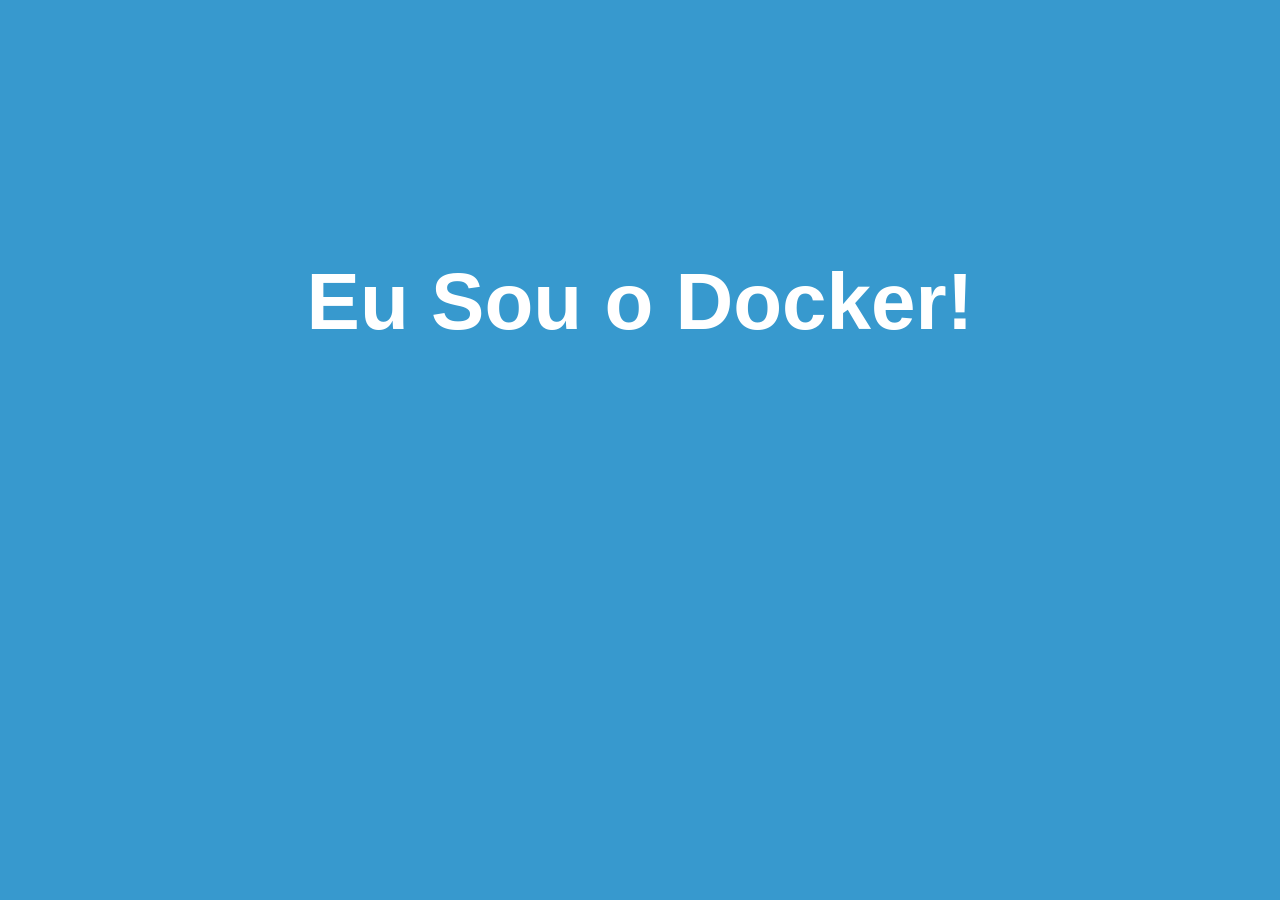
<file: lab-docker/app-node/index.html>
<!DOCTYPE html>
<html lang="pt-br">
<head>
    <meta charset="UTF-8">
    <meta name="viewport" content="width=device-width">
    <title>Marcos <3</title>
    <link rel="stylesheet" href="main.css">
</head>
<body>
    <h1>Eu Sou o Docker!</h1>
</body>
</html>
</file>
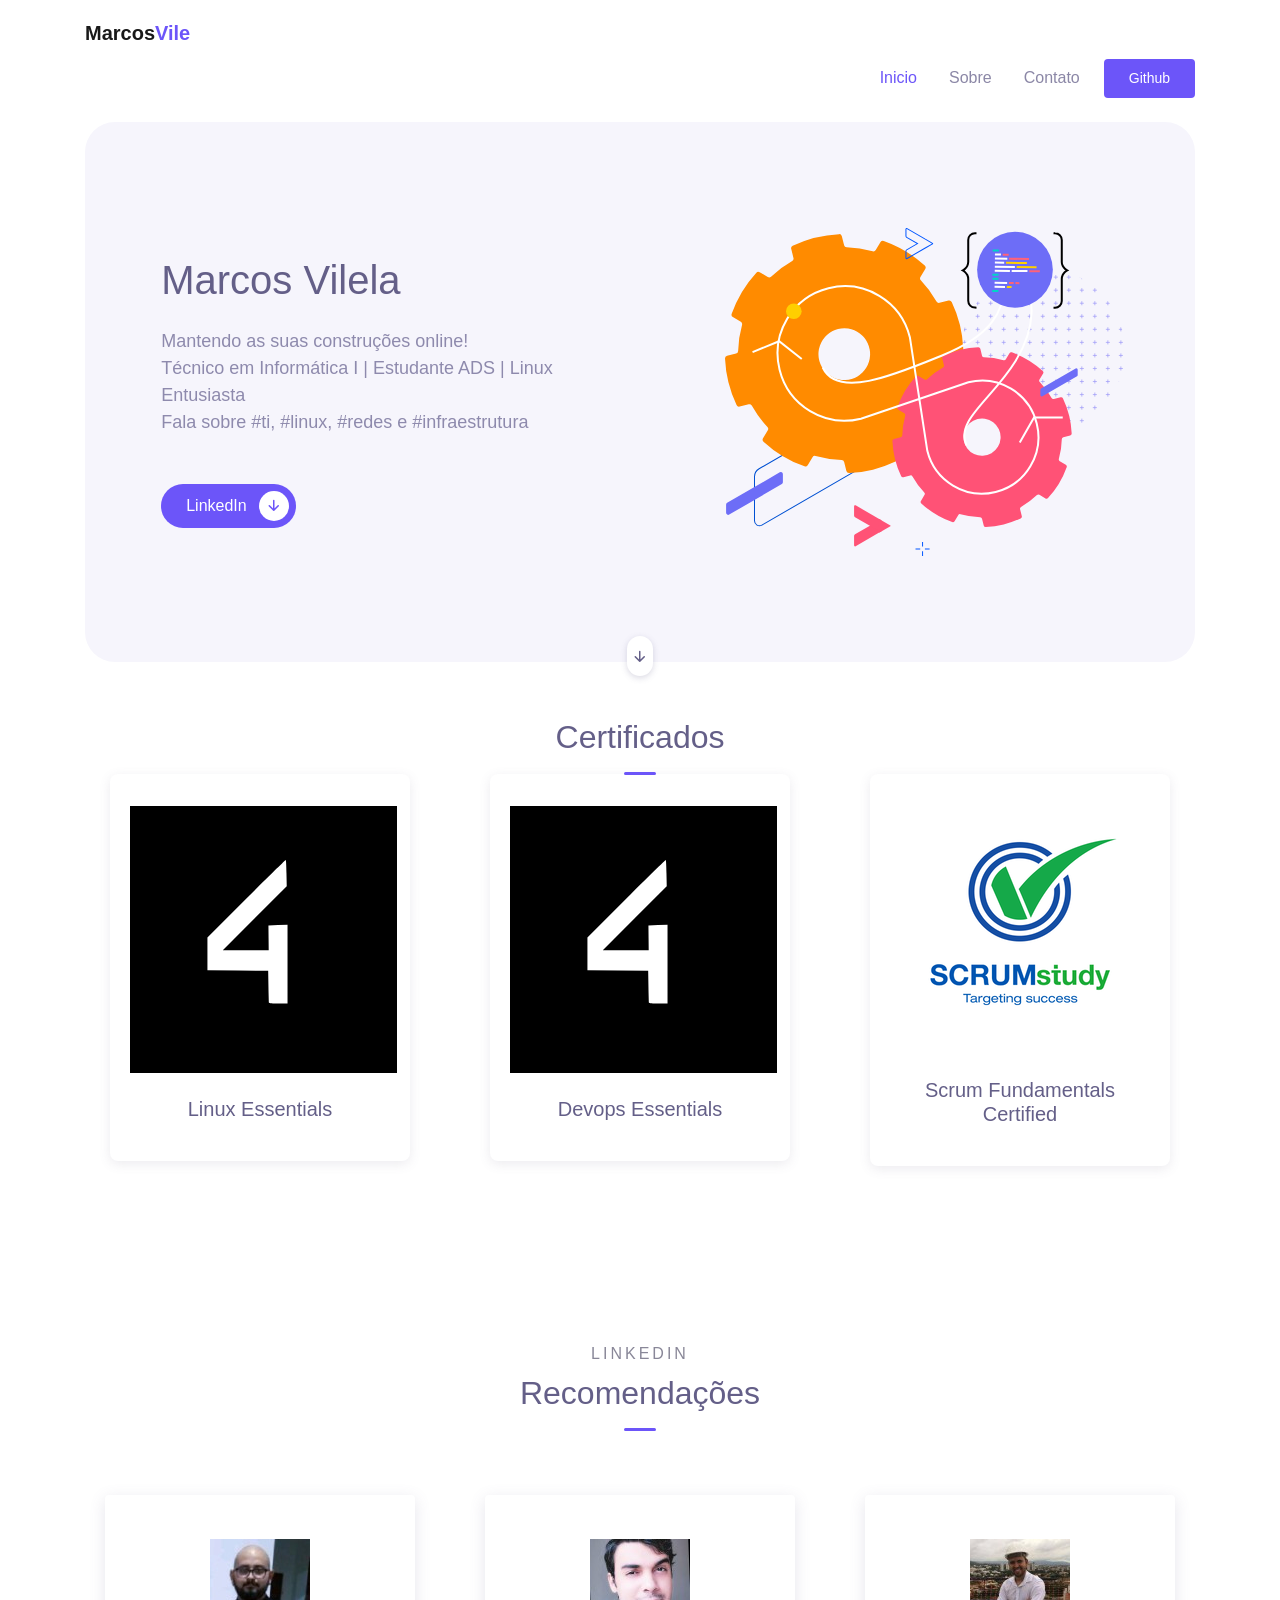
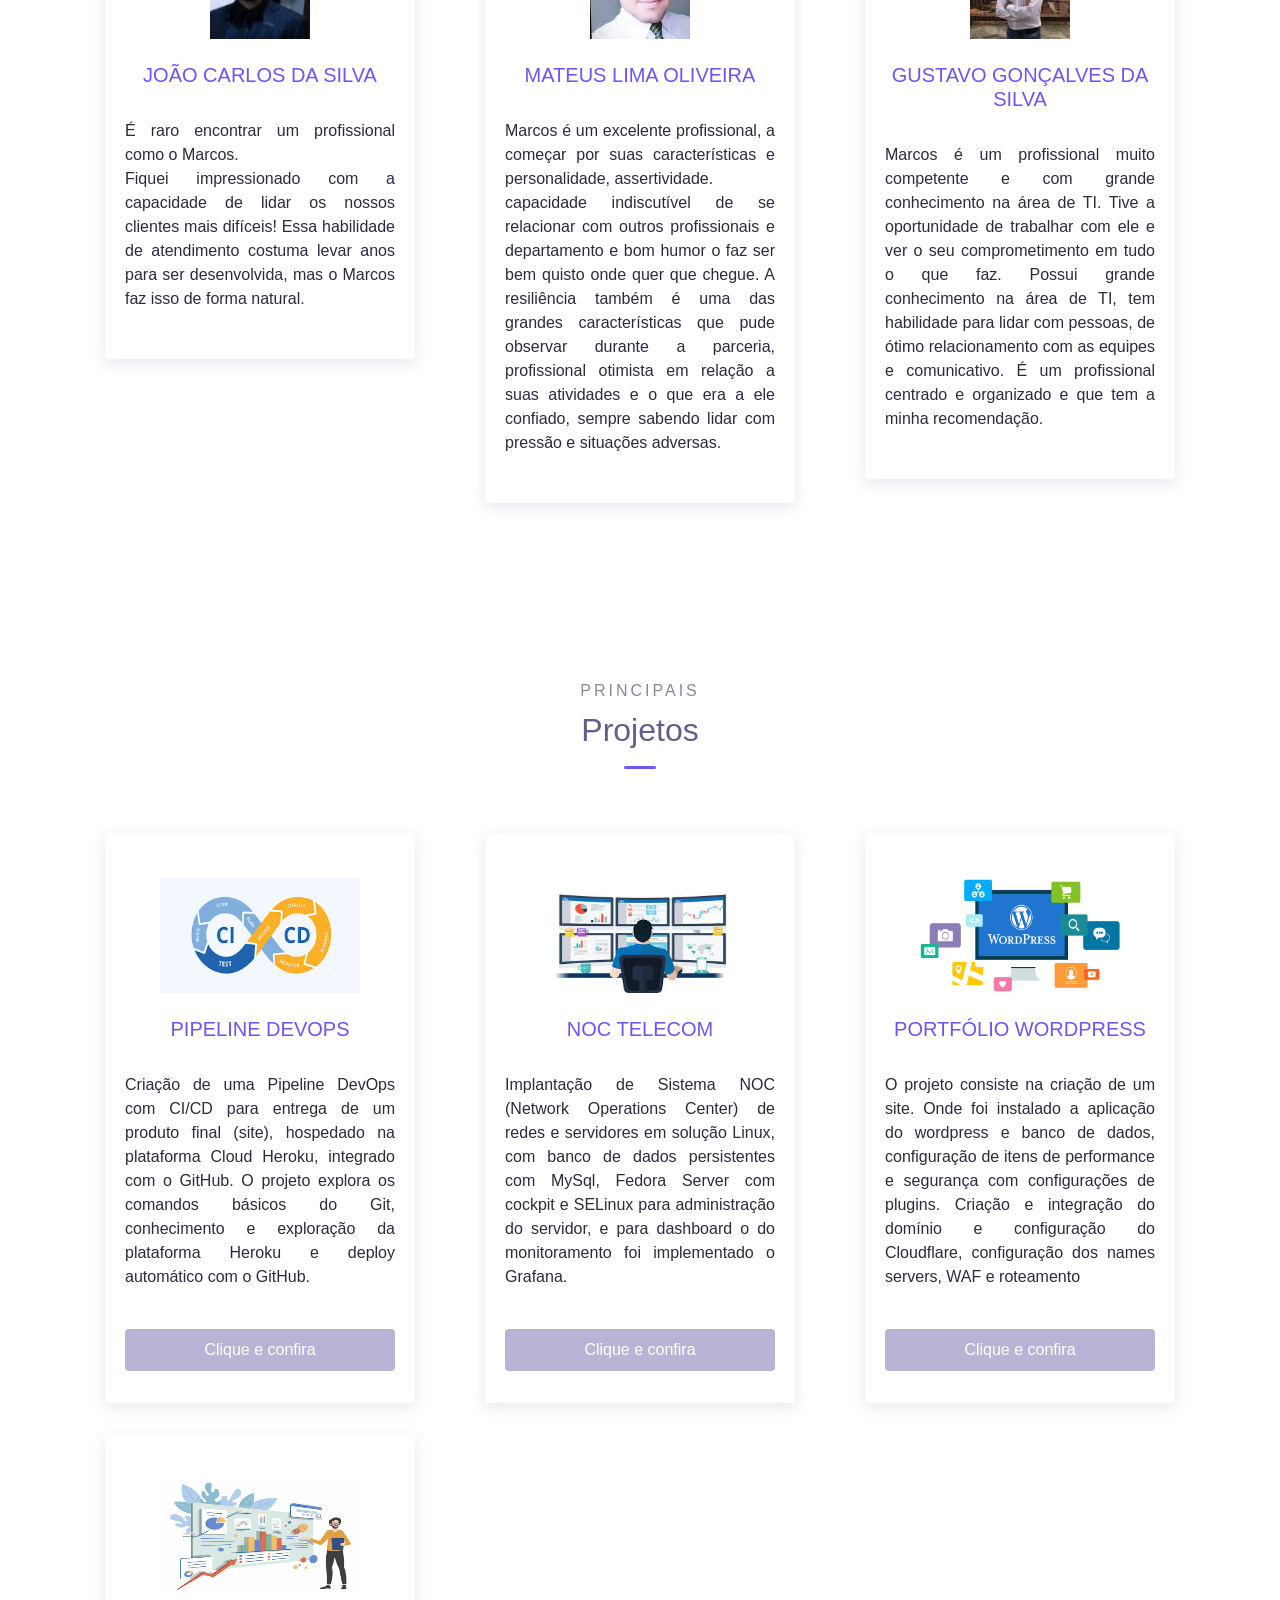
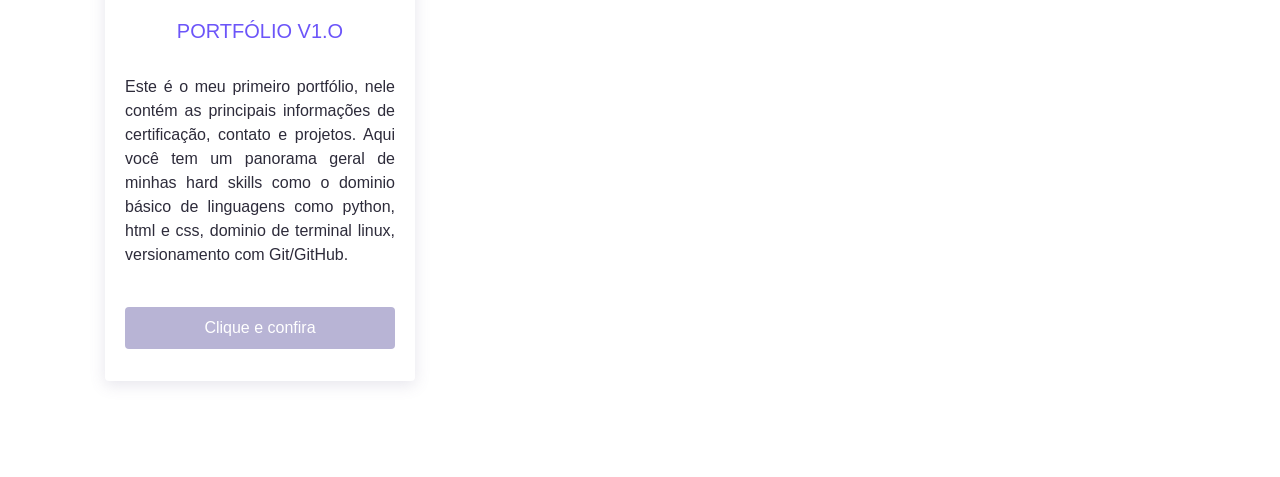
<file: lab-docker/app-python/templates/index.html>
<!DOCTYPE html>
<html lang="en">

<head>
  <meta charset="UTF-8">
  <meta name="viewport" content="width=device-width, initial-scale=1.0">

  <meta http-equiv="X-UA-Compatible" content="ie=edge">

  <meta name="copyright" content="MACode ID, https://macodeid.com/">

  <link rel="shortcut icon" href="/assets/img/devops_integrations.svg">

  <title>MarcosVile DevOps</title>

  <link rel="stylesheet" href="../static/css/maicons.css">

  <link rel="stylesheet" href="../static/css/bootstrap.css">

  <link rel="stylesheet" href="../static/vendor/animate/animate.css">

  <link rel="stylesheet" href="../static/css/main.css">

</head>


<body>

  <div class="back-to-top"></div>

  <header>
    <nav class="navbar navbar-expand-lg navbar-light bg-white sticky" data-offset="500">
      <div class="container">
        <a href="index.html" class="navbar-brand">Marcos<span class="text-primary">Vile</span></a>

        <button class="navbar-toggler" data-toggle="collapse" data-target="#navbarContent" aria-controls="navbarContent"
          aria-expanded="false" aria-label="Toggle navigation">
          <span class="navbar-toggler-icon"></span>
        </button>

        <div class="navbar-collapse collapse" id="navbarContent">
          <ul class="navbar-nav ml-auto">
            <li class="nav-item active">
              <a class="nav-link" href="index.html">Inicio</a>
            </li>
            <li class="nav-item">
              <a class="nav-link" href="about.html">Sobre</a>
            </li>
            <li class="nav-item">
              <a class="nav-link" href="contact.html">Contato</a>
            </li>
            <li class="nav-item">
              <a class="btn btn-primary ml-lg-2" href="https://github.com/marcosvile">Github</a>
            </li>
          </ul>
        </div>

      </div>
    </nav>

    <div class="container">
      <div class="page-banner home-banner">
        <div class="row align-items-center flex-wrap-reverse h-100">
          <div class="col-md-6 py-5 wow fadeInLeft">
            <h1 class="mb-4">Marcos Vilela</h1>
            <p class="text-lg text-grey mb-5">Mantendo as suas construções online! <br> Técnico em Informática I |
              Estudante ADS | Linux Entusiasta
              <br> Fala sobre #ti, #linux, #redes e #infraestrutura
            </p>
            <a href="https://linkedin.com/in/marcosvile" class="btn btn-primary btn-split">LinkedIn <div class="fab">
                <span class="mai-arrow-down"></span></div></a>
          </div>
          <div class="col-md-6 py-5 wow zoomIn">
            <div class="img-fluid text-center">
              <img src="../static/img/devops_integrations.svg" alt="">
            </div>
          </div>
        </div>
        <a href="#certificados" class="btn-scroll" data-role="smoothscroll"><span class="mai-arrow-down"></span></a>

        <div class="text-center wow fadeInUp">
          <!-- alinhamento do texto dentro do conteiner-->
          <div class="subhead"><br><br></div>
          <h2 class="title-section">Certificados</h2>
          <div class="divider mx-auto"></div> <!-- linha divisoria das seções recomendações e cards-->
        </div>


      </div>
    </div>
  </header>

  <div id='certificados'>
    <div class="page-section">
      <div class="container">
        <div class="row">
          <div class="col-lg-4">
            <div class="card-service wow fadeInUp">
              <div class="header">
                <img src="../static/img/services/indice.svg" alt="">
              </div>
              <div class="body">
                <h5 class="text-secondary">Linux Essentials</h5>

              </div>
            </div>
          </div>
          <div class="col-lg-4">
            <div class="card-service wow fadeInUp">
              <div class="header">
                <img src="../static/img/services/indice.svg" alt="">
              </div>
              <div class="body">
                <h5 class="text-secondary">Devops Essentials</h5>
                
                       
              </div>
            </div>
          </div>
          <div class="col-lg-4">
            <div class="card-service wow fadeInUp">
              <div class="header-img"> <br>
                <img src="../static/img/services/SCRUMStudy(1).png" alt="">
              </div>
              <div class="body">
                <h5 class="text-secondary"><br><br>Scrum Fundamentals Certified</h5>
              </div>

            </div>
          </div>
        </div>
      </div>
    </div>



    <div class="page-section">
      <!-- rodapé da pagina em brando-->
      <div class="container">
        <div class="text-center wow fadeInUp">
          <!-- alinhamento do texto dentro do conteiner-->
          <div class="subhead">LinkedIn</div>



          <h2 class="title-section">Recomendações</h2>
          <div class="divider mx-auto"></div> <!-- linha divisoria das seções recomendações e cards-->
        </div>



        <div class="row mt-5">
          <div class="col-lg-4 py-3 wow zoomIn">
            <div class="card-pricing">
              <div class="header">
                <div class="pricing-type"></div>
                <div class="price">

                  <img src="../static/img/services/jcar.jfif ">
                  <!-- <div class="pv-top-card__photo-wrapper ml0"></div> -->
                </div>
                <h5><br>João Carlos da Silva</h5>
              </div>
              <div class="body1">
                <p>É raro encontrar um profissional como o Marcos. <br> Fiquei impressionado com a capacidade de lidar
                  os nossos clientes mais difíceis! Essa habilidade de atendimento costuma levar anos para ser
                  desenvolvida, mas o Marcos faz isso de forma natural. </p>
              </div>
            </div>
          </div>

          <div class="col-lg-4 py-3 wow zoomIn">
            <div class="card-pricing">
              <div class="header">
                <div class="pricing-type"></div>
                <div class="price">
                  <img src="../static/img/services/mat.jfif ">
                </div>
                <h5><br>Mateus Lima Oliveira</h5>
              </div>
              <div class="body1">
                <p>Marcos é um excelente profissional, a começar por suas características e personalidade,
                  assertividade. <br> capacidade indiscutível de se relacionar com outros profissionais e departamento e
                  bom humor o faz ser bem quisto onde quer que chegue.

                  A resiliência também é uma das grandes características que pude observar durante a parceria,
                  profissional otimista em relação a suas atividades e o que era a ele confiado, sempre sabendo lidar
                  com pressão e situações adversas.</p>
              </div>

            </div>
          </div>

          <div class="col-lg-4 py-3 wow zoomIn">
            <div class="card-pricing">
              <div class="header">
                <div class="pricing-type"></div>
                <div class="price">
                  <img src="../static/img/services/gut.jfif ">
                </div>
                <h5><br>Gustavo Gonçalves da Silva</h5>
              </div>
              <div class="body1">
                <p>Marcos é um profissional muito competente e com grande conhecimento na área de TI. Tive a
                  oportunidade de trabalhar com ele e ver o seu comprometimento em tudo o que faz. Possui grande
                  conhecimento na área de TI, tem habilidade para lidar com pessoas, de ótimo relacionamento com as
                  equipes e comunicativo. É um profissional centrado e organizado e que tem a minha recomendação. </p>
              </div>

            </div>
          </div>

        </div>
      </div>
    </div>



    <div class="page-section">
      <!-- rodapé da pagina em brando-->
      <div class="container">
        <div class="text-center wow fadeInUp">
          <!-- alinhamento do texto dentro do conteiner-->
          <div class="subhead">Principais

          </div>



          <h2 class="title-section">Projetos</h2>
          <div class="divider mx-auto"></div> <!-- linha divisoria das seções recomendações e cards-->
        </div>


        <div class="row mt-5">
          <div class="col-lg-4 py-3 wow zoomIn">
            <div class="card-pricing">
              <div class="header">
                <div class="pricing-type"></div>
                <div class="price">
                  <img class="price2" src="../static/img/services/cicd.png ">

                  <div class="pv-top-card__photo-wrapper ml0"></div>

                </div>
                <h5><br>PIPELINE DEVOPS</h5>
              </div>

              <div class="body1">
                <p> Criação de uma Pipeline DevOps com CI/CD para entrega de um produto final (site), hospedado na
                  plataforma Cloud Heroku, integrado com o GitHub. O projeto
                  explora os comandos básicos do Git, conhecimento e exploração da plataforma Heroku e deploy automático
                  com o GitHub.
              </div>
              <div class="footer">
                <a href="https://devops-marcosvile.herokuapp.com/" class="btn btn-pricing btn-block">Clique e
                  confira</a>
              </div>
            </div>
          </div>

          <div class="col-lg-4 py-3 wow zoomIn">
            <div class="card-pricing">
              <div class="header">
                <div class="pricing-type"></div>
                <img class="price2" src="../static/img/services/noc.jfif">

                <h5><br>NOC TELECOM</h5>
              </div>
              <div class="body1">
                <p>Implantação de Sistema NOC (Network Operations Center) de redes e servidores em solução Linux,
                  <!-- utilizando sistemas conteinerizados em Docker, gerenciados via portainer.  -->
                  <!-- O projeto foi implementado -->
                  com banco de dados persistentes com MySql, Fedora Server com cockpit e SELinux
                  para administração do servidor, e para dashboard o do monitoramento foi implementado o Grafana.
                  <!-- Foi integrado no Zabbix também alertas via Telegram configurado do Webhook, o sistema realizava o monitoramento do próprio servidor -->
                  <!-- e mais 18 Routerboards MikroTik. -->
              </div>
              <div class="footer">
                <a href="https://www.linkedin.com/posts/marcosvile_docker-linux-zabbix-activity-6817988758982463488-qpTk"
                  class="btn btn-pricing btn-block">Clique e confira</a>
              </div>
            </div>
          </div>

          <div class="col-lg-4 py-3 wow zoomIn">
            <div class="card-pricing">
              <div class="header">
                <div class="pricing-type"></div>
                <img class="price2" src="../static/img/services/wordpress.png">

                <h5><br>PORTFÓLIO WORDPRESS</h5>
              </div>
              <div class="body1">
                <p>O projeto consiste na criação de um site. Onde foi instalado a aplicação do wordpress e banco de dados, configuração 
                  de itens de performance e segurança com configurações de plugins. Criação e 
                  integração do domínio e configuração do Cloudflare, configuração dos names servers, WAF e roteamento
              </div>
              <div class="footer">
                <a href="https://www.marcosvile.ninja"
                  class="btn btn-pricing btn-block">Clique e confira</a>
              </div>
            </div>
          </div>



          <div class="col-lg-4 py-3 wow zoomIn">
            <div class="card-pricing">
              <div class="header">
                <div class="pricing-type"></div>
                <img class="price2" src="../static/img/services/portfolio.png">

                <h5><br>PORTFÓLIO V1.O</h5>
              </div>
              <div class="body1">
                <p>Este é o meu primeiro portfólio, nele contém as principais informações
                  de certificação, contato e projetos. Aqui você tem um panorama geral de minhas
                  hard skills como o dominio básico de linguagens como python, html e css, dominio de terminal
                  linux, versionamento com Git/GitHub.

              </div>
              <div class="footer">
                <a href="http://marcosvile.herokuapp.com/" class="btn btn-pricing btn-block">Clique e confira</a>
              </div>
          </div>          
        </div>
      </div> <!-- .container -->
    </div> <!-- .page-section -->
</body>
</div>

</html>
</file>
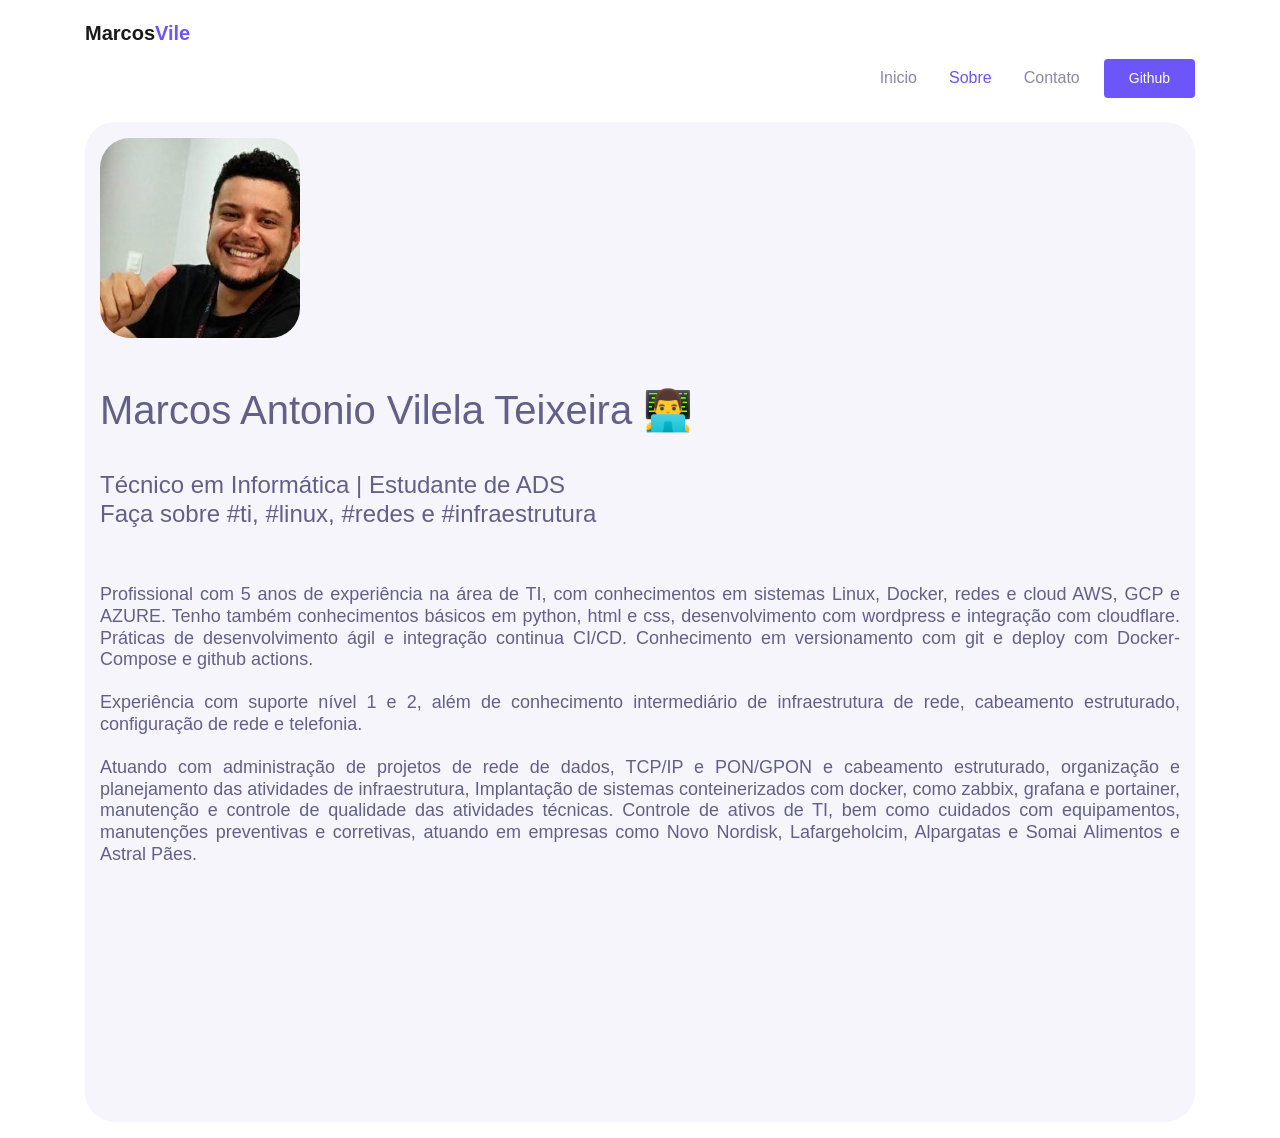
<file: lab-docker/app-python/templates/about.html>
<!DOCTYPE html>
<html lang="en">
  <head>
    <meta charset="UTF-8" />
    <meta name="viewport" content="width=device-width, initial-scale=1.0" />

    <meta http-equiv="X-UA-Compatible" content="ie=edge" />

    <meta name="copyright" content="MACode ID, https://macodeid.com/" />

    <title>Sobre</title>

    <link rel="stylesheet" href="../static/css/maicons.css" />

    <link rel="stylesheet" href="../static/css/bootstrap.css" />

    <link rel="stylesheet" href="../static/vendor/animate/animate.css" />

    <link rel="stylesheet" href="../static/css/main.css" />
  </head>
  <body>
    <header>
      <nav
        class="navbar navbar-expand-lg navbar-light bg-white sticky"
        data-offset="300"
      >
        <div class="container">
          <a href="https://github.com/marcosvile" class="navbar-brand"
            >Marcos<span class="text-primary">Vile</span></a
          >

          <button
            class="navbar-toggler"
            data-toggle="collapse"
            data-target="#navbarContent"
            aria-controls="navbarContent"
            aria-expanded="false"
            aria-label="Toggle navigation"
          >
            <span class="navbar-toggler-icon"></span>
          </button>

          <div class="navbar-collapse collapsed" id="navbarContent">
            <ul class="navbar-nav ml-auto">
              <li class="nav-item">
                <a class="nav-link" href="index.html">Inicio</a>
              </li>
              <li class="nav-item active">
                <a class="nav-link" href="about.html">Sobre</a>
              </li>

              <li class="nav-item">
                <a class="nav-link" href="contact.html">Contato</a>
              </li>
              <li class="nav-item">
                <a class="btn btn-primary ml-lg-2" href="https://github.com/marcosvile">Github</a>
              </li>
            </ul>
          </div>
        </div>
      </nav>

      <div class="container">
        <div class="page-banner2"> <!-- fundo cinza do curriculo -->
          <!-- <div class="row justify-content /align-items-center h-100"> -->
            <div class="col-md-auto">
              <nav aria-label="Breadcrumb">
                <ul
                  class="breadcrumb justify-content-center py-0 bg-transparent"
                >
                  <li class="breadcrumb-item">
                  <!-- <a href="index.html">Inicio</a> -->
                  </li>
                  <!-- <li class="breadcrumb-item active">Sobre</li> -->
                </ul>
              </nav>
              <h1 class="text"> <!-- curriculo -->  
                <div class="pv-top-card__photo-wrapper ml0">
                 <img
                        src="../static/img/services/marcos.jpeg"
                        alt="Marcos Vilela 👨‍💻"
                        id="ember213"
                        class="ember-view"
                        width="200"
                        height="200">



                      </path></svg
                        ></li-icon>
                        <h1> <br> Marcos Antonio Vilela Teixeira 👨‍💻 </h1>
                        <h4>
                          <br> Técnico em Informática | Estudante de ADS 
                          <br> Faça sobre #ti, #linux, #redes e #infraestrutura</h4>

                          <br> <h6 class="text-cv" >  Profissional com 5 anos de experiência na área de TI, com conhecimentos em sistemas Linux, Docker, redes e cloud AWS, GCP e AZURE. Tenho também conhecimentos básicos em python, html e css, desenvolvimento com wordpress e integração com cloudflare. Práticas de desenvolvimento ágil e integração continua CI/CD. Conhecimento em versionamento com git e deploy com Docker-Compose e github actions.

                            Experiência com suporte nível 1 e 2, além de conhecimento intermediário de infraestrutura de rede, cabeamento estruturado, configuração de rede e telefonia.
                             
                            Atuando com administração de projetos de rede de dados, TCP/IP e PON/GPON e cabeamento estruturado, organização e planejamento das atividades de infraestrutura, Implantação de sistemas conteinerizados com docker, como zabbix, grafana e portainer, manutenção e controle de qualidade das atividades técnicas. Controle de ativos de TI, bem como cuidados com equipamentos, manutenções preventivas e corretivas, atuando em empresas como Novo Nordisk, Lafargeholcim, Alpargatas e Somai Alimentos e Astral Pães.
                             </h6>
                      </div>
                    </button>
                  </div>
                </div>
              </h1>
            </div>
          </div>
        </div>
      </div>
    </header>
  </body>
</html>
</file>
<file: lab-docker/app-node/main.css>
*{
    margin: 0;
    padding: 0;
}
body{
    width: 100%;
    height: 100%;
    text-align: center;
    background-color: #3799CE; 
    
}

h1{
    color: #FFFFFF;
    font-family: 'Lucida Sans', 'Lucida Sans Regular', 'Lucida Grande', 'Lucida Sans Unicode', Geneva, Verdana, sans-serif;
    font-size: 5em;   
     padding-top: 20%; 

}
</file>
<file: lab-docker/app-python/static/css/maicons.css>
@font-face {
  font-family: 'maicons';
  src:  url('../fonts/maicons.eot?c9nlkl');
  src:  url('../fonts/maicons.eot?c9nlkl#iefix') format('embedded-opentype'),
    url('../fonts/maicons.ttf?c9nlkl') format('truetype'),
    url('../fonts/maicons.woff?c9nlkl') format('woff'),
    url('../fonts/maicons.svg?c9nlkl#maicons') format('svg');
  font-weight: normal;
  font-style: normal;
  font-display: block;
}

[class^="mai-"], [class*=" mai-"] {
  /* use !important to prevent issues with browser extensions that change fonts */
  font-family: 'maicons' !important;
  speak: none;
  font-style: normal;
  font-weight: normal;
  font-variant: normal;
  text-transform: none;
  line-height: 1;

  /* Better Font Rendering =========== */
  -webkit-font-smoothing: antialiased;
  -moz-osx-font-smoothing: grayscale;
}

.mai-add:before {
  content: "\e900";
}
.mai-add-circle:before {
  content: "\e901";
}
.mai-add-circle-outline:before {
  content: "\e902";
}
.mai-airplane:before {
  content: "\e903";
}
.mai-airplane-outline:before {
  content: "\e904";
}
.mai-alarm:before {
  content: "\e905";
}
.mai-alarm-outline:before {
  content: "\e906";
}
.mai-albums:before {
  content: "\e907";
}
.mai-albums-outline:before {
  content: "\e908";
}
.mai-alert:before {
  content: "\e909";
}
.mai-alert-circle:before {
  content: "\e90a";
}
.mai-alert-circle-outline:before {
  content: "\e90b";
}
.mai-analytics:before {
  content: "\e90c";
}
.mai-analytics-outline:before {
  content: "\e90d";
}
.mai-aperture:before {
  content: "\e90e";
}
.mai-aperture-outline:before {
  content: "\e90f";
}
.mai-apps:before {
  content: "\e910";
}
.mai-apps-outline:before {
  content: "\e911";
}
.mai-archive:before {
  content: "\e912";
}
.mai-archive-outline:before {
  content: "\e913";
}
.mai-arrow-back:before {
  content: "\e914";
}
.mai-arrow-back-circle:before {
  content: "\e915";
}
.mai-arrow-back-circle-outline:before {
  content: "\e916";
}
.mai-arrow-down:before {
  content: "\e917";
}
.mai-arrow-down-circle:before {
  content: "\e918";
}
.mai-arrow-down-circle-outline:before {
  content: "\e919";
}
.mai-arrow-forward:before {
  content: "\e91a";
}
.mai-arrow-forward-circle:before {
  content: "\e91b";
}
.mai-arrow-forward-circle-outline:before {
  content: "\e91c";
}
.mai-arrow-redo:before {
  content: "\e91d";
}
.mai-arrow-redo-circle:before {
  content: "\e91e";
}
.mai-arrow-redo-circle-outline:before {
  content: "\e91f";
}
.mai-arrow-redo-outline:before {
  content: "\e920";
}
.mai-arrow-undo:before {
  content: "\e921";
}
.mai-arrow-undo-circle:before {
  content: "\e922";
}
.mai-arrow-undo-circle-outline:before {
  content: "\e923";
}
.mai-arrow-undo-outline:before {
  content: "\e924";
}
.mai-arrow-up:before {
  content: "\e925";
}
.mai-arrow-up-circle:before {
  content: "\e926";
}
.mai-arrow-up-circle-outline:before {
  content: "\e927";
}
.mai-at:before {
  content: "\e928";
}
.mai-at-circle:before {
  content: "\e929";
}
.mai-at-circle-outline:before {
  content: "\e92a";
}
.mai-attach:before {
  content: "\e92b";
}
.mai-attach-outline:before {
  content: "\e92c";
}
.mai-backspace:before {
  content: "\e92d";
}
.mai-backspace-outline:before {
  content: "\e92e";
}
.mai-bandage:before {
  content: "\e92f";
}
.mai-bandage-outline:before {
  content: "\e930";
}
.mai-bar-chart:before {
  content: "\e932";
}
.mai-bar-chart-outline:before {
  content: "\e933";
}
.mai-barbell:before {
  content: "\e931";
}
.mai-barcode:before {
  content: "\e934";
}
.mai-barcode-outline:before {
  content: "\e935";
}
.mai-baseball:before {
  content: "\e936";
}
.mai-baseball-outline:before {
  content: "\e937";
}
.mai-basket:before {
  content: "\e938";
}
.mai-basket-outline:before {
  content: "\e93b";
}
.mai-basketball:before {
  content: "\e939";
}
.mai-basketball-outline:before {
  content: "\e93a";
}
.mai-battery-charging:before {
  content: "\e93c";
}
.mai-battery-dead:before {
  content: "\e93d";
}
.mai-battery-full:before {
  content: "\e93e";
}
.mai-battery-half:before {
  content: "\e93f";
}
.mai-beaker:before {
  content: "\e940";
}
.mai-beaker-outline:before {
  content: "\e941";
}
.mai-bed:before {
  content: "\e942";
}
.mai-bed-outline:before {
  content: "\e943";
}
.mai-beer:before {
  content: "\e944";
}
.mai-beer-outline:before {
  content: "\e945";
}
.mai-bicycle:before {
  content: "\e946";
}
.mai-bluetooth:before {
  content: "\e947";
}
.mai-boat:before {
  content: "\e948";
}
.mai-boat-outline:before {
  content: "\e949";
}
.mai-body:before {
  content: "\e94a";
}
.mai-body-outline:before {
  content: "\e94b";
}
.mai-bonfire:before {
  content: "\e94c";
}
.mai-bonfire-outline:before {
  content: "\e94d";
}
.mai-book:before {
  content: "\e94e";
}
.mai-book-outline:before {
  content: "\e953";
}
.mai-bookmark:before {
  content: "\e94f";
}
.mai-bookmark-outline:before {
  content: "\e950";
}
.mai-bookmarks:before {
  content: "\e951";
}
.mai-bookmarks-outline:before {
  content: "\e952";
}
.mai-briefcase:before {
  content: "\e954";
}
.mai-briefcase-outline:before {
  content: "\e955";
}
.mai-browsers:before {
  content: "\e956";
}
.mai-browsers-outline:before {
  content: "\e957";
}
.mai-brush:before {
  content: "\e958";
}
.mai-brush-outline:before {
  content: "\e959";
}
.mai-bug:before {
  content: "\e95a";
}
.mai-bug-outline:before {
  content: "\e95b";
}
.mai-build:before {
  content: "\e95c";
}
.mai-build-outline:before {
  content: "\e95d";
}
.mai-bulb:before {
  content: "\e95e";
}
.mai-bulb-outline:before {
  content: "\e95f";
}
.mai-bus:before {
  content: "\e960";
}
.mai-bus-outline:before {
  content: "\e963";
}
.mai-business:before {
  content: "\e961";
}
.mai-business-outline:before {
  content: "\e962";
}
.mai-cafe:before {
  content: "\e964";
}
.mai-cafe-outline:before {
  content: "\e965";
}
.mai-calculator:before {
  content: "\e966";
}
.mai-calculator-outline:before {
  content: "\e967";
}
.mai-calendar:before {
  content: "\e968";
}
.mai-calendar-outline:before {
  content: "\e969";
}
.mai-call:before {
  content: "\e96a";
}
.mai-call-outline:before {
  content: "\e96b";
}
.mai-camera:before {
  content: "\e96c";
}
.mai-camera-outline:before {
  content: "\e96d";
}
.mai-camera-reverse:before {
  content: "\e96e";
}
.mai-camera-reverse-outline:before {
  content: "\e96f";
}
.mai-car:before {
  content: "\e970";
}
.mai-car-outline:before {
  content: "\e97f";
}
.mai-car-sport:before {
  content: "\e980";
}
.mai-car-sport-outline:before {
  content: "\e981";
}
.mai-card:before {
  content: "\e971";
}
.mai-card-outline:before {
  content: "\e972";
}
.mai-caret-back:before {
  content: "\e973";
}
.mai-caret-back-circle:before {
  content: "\e974";
}
.mai-caret-back-circle-outline:before {
  content: "\e975";
}
.mai-caret-down:before {
  content: "\e976";
}
.mai-caret-down-circle:before {
  content: "\e977";
}
.mai-caret-down-circle-outline:before {
  content: "\e978";
}
.mai-caret-forward:before {
  content: "\e979";
}
.mai-caret-forward-circle:before {
  content: "\e97a";
}
.mai-caret-forward-circle-outline:before {
  content: "\e97b";
}
.mai-caret-up:before {
  content: "\e97c";
}
.mai-caret-up-circle:before {
  content: "\e97d";
}
.mai-caret-up-circle-outline:before {
  content: "\e97e";
}
.mai-cart:before {
  content: "\e982";
}
.mai-cart-outline:before {
  content: "\e983";
}
.mai-cash:before {
  content: "\e984";
}
.mai-cash-outline:before {
  content: "\e985";
}
.mai-chatbox:before {
  content: "\e986";
}
.mai-chatbox-ellipses:before {
  content: "\e987";
}
.mai-chatbox-ellipses-outline:before {
  content: "\e988";
}
.mai-chatbox-outline:before {
  content: "\e989";
}
.mai-chatbubble:before {
  content: "\e98a";
}
.mai-chatbubble-ellipses:before {
  content: "\e98b";
}
.mai-chatbubble-ellipses-outline:before {
  content: "\e98c";
}
.mai-chatbubble-outline:before {
  content: "\e98d";
}
.mai-chatbubbles:before {
  content: "\e98e";
}
.mai-chatbubbles-outline:before {
  content: "\e98f";
}
.mai-checkbox:before {
  content: "\e990";
}
.mai-checkbox-outline:before {
  content: "\e991";
}
.mai-checkmark:before {
  content: "\e992";
}
.mai-checkmark-circle:before {
  content: "\e993";
}
.mai-checkmark-circle-outline:before {
  content: "\e994";
}
.mai-checkmark-done:before {
  content: "\e995";
}
.mai-checkmark-done-circle:before {
  content: "\e996";
}
.mai-checkmark-done-circle-outline:before {
  content: "\e997";
}
.mai-chevron-back:before {
  content: "\e998";
}
.mai-chevron-back-circle:before {
  content: "\e999";
}
.mai-chevron-back-circle-outline:before {
  content: "\e99a";
}
.mai-chevron-down:before {
  content: "\e99b";
}
.mai-chevron-down-circle:before {
  content: "\e99c";
}
.mai-chevron-down-circle-outline:before {
  content: "\e99d";
}
.mai-chevron-forward:before {
  content: "\e99e";
}
.mai-chevron-forward-circle:before {
  content: "\e99f";
}
.mai-chevron-forward-circle-outline:before {
  content: "\e9a0";
}
.mai-chevron-up:before {
  content: "\e9a1";
}
.mai-chevron-up-circle:before {
  content: "\e9a2";
}
.mai-chevron-up-circle-outline:before {
  content: "\e9a3";
}
.mai-clipboard:before {
  content: "\e9a4";
}
.mai-clipboard-outline:before {
  content: "\e9a5";
}
.mai-close:before {
  content: "\e9a6";
}
.mai-close-circle:before {
  content: "\e9a7";
}
.mai-close-circle-outline:before {
  content: "\e9a8";
}
.mai-cloud:before {
  content: "\e9a9";
}
.mai-cloud-circle:before {
  content: "\e9aa";
}
.mai-cloud-circle-outline:before {
  content: "\e9ab";
}
.mai-cloud-done:before {
  content: "\e9ac";
}
.mai-cloud-done-outline:before {
  content: "\e9ad";
}
.mai-cloud-download:before {
  content: "\e9ae";
}
.mai-cloud-download-outline:before {
  content: "\e9af";
}
.mai-cloud-offline:before {
  content: "\e9b0";
}
.mai-cloud-offline-outline:before {
  content: "\e9b1";
}
.mai-cloud-outline:before {
  content: "\e9b2";
}
.mai-cloud-upload:before {
  content: "\e9b3";
}
.mai-cloud-upload-outline:before {
  content: "\e9b4";
}
.mai-cloudy:before {
  content: "\e9b5";
}
.mai-cloudy-night:before {
  content: "\e9b6";
}
.mai-cloudy-night-outline:before {
  content: "\e9b7";
}
.mai-cloudy-outline:before {
  content: "\e9b8";
}
.mai-code:before {
  content: "\e9b9";
}
.mai-code-download:before {
  content: "\e9ba";
}
.mai-code-slash:before {
  content: "\e9bb";
}
.mai-code-working:before {
  content: "\e9bc";
}
.mai-cog:before {
  content: "\e9bd";
}
.mai-color-fill:before {
  content: "\e9be";
}
.mai-color-fill-outline:before {
  content: "\e9bf";
}
.mai-color-filter:before {
  content: "\e9c0";
}
.mai-color-filter-outline:before {
  content: "\e9c1";
}
.mai-color-palette:before {
  content: "\e9c2";
}
.mai-color-palette-outline:before {
  content: "\e9c3";
}
.mai-color-wand:before {
  content: "\e9c4";
}
.mai-color-wand-outline:before {
  content: "\e9c5";
}
.mai-compass:before {
  content: "\e9c6";
}
.mai-compass-outline:before {
  content: "\e9c7";
}
.mai-construct:before {
  content: "\e9c8";
}
.mai-construct-outline:before {
  content: "\e9c9";
}
.mai-contract:before {
  content: "\e9ca";
}
.mai-contrast:before {
  content: "\e9cb";
}
.mai-copy:before {
  content: "\e9cc";
}
.mai-copy-outline:before {
  content: "\e9cd";
}
.mai-create:before {
  content: "\e9ce";
}
.mai-create-outline:before {
  content: "\e9cf";
}
.mai-crop:before {
  content: "\e9d0";
}
.mai-cube:before {
  content: "\e9d1";
}
.mai-cube-outline:before {
  content: "\e9d2";
}
.mai-cut:before {
  content: "\e9d3";
}
.mai-desktop:before {
  content: "\e9d4";
}
.mai-desktop-outline:before {
  content: "\e9d5";
}
.mai-disc:before {
  content: "\e9d6";
}
.mai-disc-outline:before {
  content: "\e9d7";
}
.mai-document:before {
  content: "\e9d8";
}
.mai-document-outline:before {
  content: "\e9d9";
}
.mai-document-text:before {
  content: "\e9dc";
}
.mai-document-text-outline:before {
  content: "\e9dd";
}
.mai-documents:before {
  content: "\e9da";
}
.mai-documents-outline:before {
  content: "\e9db";
}
.mai-download:before {
  content: "\e9de";
}
.mai-download-outline:before {
  content: "\e9df";
}
.mai-duplicate:before {
  content: "\e9e0";
}
.mai-duplicate-outline:before {
  content: "\e9e1";
}
.mai-ear:before {
  content: "\e9e2";
}
.mai-ear-outline:before {
  content: "\e9e3";
}
.mai-earth:before {
  content: "\e9e4";
}
.mai-earth-outline:before {
  content: "\e9e5";
}
.mai-easel:before {
  content: "\e9e6";
}
.mai-easel-outline:before {
  content: "\e9e7";
}
.mai-egg:before {
  content: "\e9e8";
}
.mai-egg-outline:before {
  content: "\e9e9";
}
.mai-ellipse:before {
  content: "\e9ea";
}
.mai-ellipse-outline:before {
  content: "\e9eb";
}
.mai-ellipsis-horizontal:before {
  content: "\e9ec";
}
.mai-ellipsis-horizontal-circle:before {
  content: "\e9ed";
}
.mai-ellipsis-vertical:before {
  content: "\e9ee";
}
.mai-ellipsis-vertical-circle:before {
  content: "\e9ef";
}
.mai-enter:before {
  content: "\e9f0";
}
.mai-enter-outline:before {
  content: "\e9f1";
}
.mai-exit:before {
  content: "\e9f2";
}
.mai-exit-outline:before {
  content: "\e9f3";
}
.mai-expand:before {
  content: "\e9f4";
}
.mai-eye:before {
  content: "\e9f5";
}
.mai-eye-off:before {
  content: "\e9f8";
}
.mai-eye-off-outline:before {
  content: "\e9f9";
}
.mai-eye-outline:before {
  content: "\e9fa";
}
.mai-eyedrop:before {
  content: "\e9f6";
}
.mai-eyedrop-outline:before {
  content: "\e9f7";
}
.mai-fast-food:before {
  content: "\e9fb";
}
.mai-fast-food-outline:before {
  content: "\e9fc";
}
.mai-female:before {
  content: "\e9fd";
}
.mai-file-tray:before {
  content: "\e9fe";
}
.mai-file-tray-full:before {
  content: "\e9ff";
}
.mai-file-tray-full-outline:before {
  content: "\ea00";
}
.mai-file-tray-outline:before {
  content: "\ea01";
}
.mai-film:before {
  content: "\ea02";
}
.mai-film-outline:before {
  content: "\ea03";
}
.mai-filter:before {
  content: "\ea04";
}
.mai-finger-print:before {
  content: "\ea05";
}
.mai-fitness:before {
  content: "\ea06";
}
.mai-fitness-outline:before {
  content: "\ea07";
}
.mai-flag:before {
  content: "\ea08";
}
.mai-flag-outline:before {
  content: "\ea09";
}
.mai-flame:before {
  content: "\ea0a";
}
.mai-flame-outline:before {
  content: "\ea0b";
}
.mai-flash:before {
  content: "\ea0c";
}
.mai-flash-off:before {
  content: "\ea0f";
}
.mai-flash-off-outline:before {
  content: "\ea10";
}
.mai-flash-outline:before {
  content: "\ea11";
}
.mai-flashlight:before {
  content: "\ea0d";
}
.mai-flashlight-outline:before {
  content: "\ea0e";
}
.mai-flask:before {
  content: "\ea12";
}
.mai-flask-outline:before {
  content: "\ea13";
}
.mai-flower:before {
  content: "\ea14";
}
.mai-flower-outline:before {
  content: "\ea15";
}
.mai-folder:before {
  content: "\ea16";
}
.mai-folder-open:before {
  content: "\ea17";
}
.mai-folder-open-outline:before {
  content: "\ea18";
}
.mai-folder-outline:before {
  content: "\ea19";
}
.mai-football:before {
  content: "\ea1a";
}
.mai-football-outline:before {
  content: "\ea1b";
}
.mai-funnel:before {
  content: "\ea1c";
}
.mai-funnel-outline:before {
  content: "\ea1d";
}
.mai-game-controller:before {
  content: "\ea1e";
}
.mai-game-controller-outline:before {
  content: "\ea1f";
}
.mai-gift:before {
  content: "\ea20";
}
.mai-gift-outline:before {
  content: "\ea21";
}
.mai-git-branch:before {
  content: "\ea22";
}
.mai-git-commit:before {
  content: "\ea23";
}
.mai-git-compare:before {
  content: "\ea24";
}
.mai-git-merge:before {
  content: "\ea25";
}
.mai-git-network:before {
  content: "\ea26";
}
.mai-git-pull-request:before {
  content: "\ea27";
}
.mai-glasses:before {
  content: "\ea28";
}
.mai-glasses-outline:before {
  content: "\ea29";
}
.mai-globe:before {
  content: "\ea2a";
}
.mai-globe-outline:before {
  content: "\ea2b";
}
.mai-golf:before {
  content: "\ea2c";
}
.mai-golf-outline:before {
  content: "\ea2d";
}
.mai-grid:before {
  content: "\ea2e";
}
.mai-grid-outline:before {
  content: "\ea2f";
}
.mai-hammer:before {
  content: "\ea30";
}
.mai-hammer-outline:before {
  content: "\ea31";
}
.mai-hand-left:before {
  content: "\ea32";
}
.mai-hand-left-outline:before {
  content: "\ea33";
}
.mai-hand-right:before {
  content: "\ea34";
}
.mai-hand-right-outline:before {
  content: "\ea35";
}
.mai-happy:before {
  content: "\ea36";
}
.mai-happy-outline:before {
  content: "\ea37";
}
.mai-hardware-chip:before {
  content: "\ea38";
}
.mai-hardware-chip-outline:before {
  content: "\ea39";
}
.mai-headset:before {
  content: "\ea3a";
}
.mai-headset-outline:before {
  content: "\ea3b";
}
.mai-heart:before {
  content: "\ea3c";
}
.mai-heart-circle:before {
  content: "\ea3d";
}
.mai-heart-circle-outline:before {
  content: "\ea3e";
}
.mai-heart-dislike:before {
  content: "\ea3f";
}
.mai-heart-dislike-circle:before {
  content: "\ea40";
}
.mai-heart-dislike-circle-outline:before {
  content: "\ea41";
}
.mai-heart-dislike-outline:before {
  content: "\ea42";
}
.mai-heart-half:before {
  content: "\ea43";
}
.mai-heart-half-outline:before {
  content: "\ea44";
}
.mai-heart-outline:before {
  content: "\ea45";
}
.mai-help:before {
  content: "\ea46";
}
.mai-help-buoy:before {
  content: "\ea47";
}
.mai-help-buoy-outline:before {
  content: "\ea48";
}
.mai-help-circle:before {
  content: "\ea49";
}
.mai-help-circle-outline:before {
  content: "\ea4a";
}
.mai-home:before {
  content: "\ea4b";
}
.mai-home-outline:before {
  content: "\ea4c";
}
.mai-hourglass:before {
  content: "\ea4d";
}
.mai-hourglass-outline:before {
  content: "\ea4e";
}
.mai-ice-cream:before {
  content: "\ea4f";
}
.mai-ice-cream-outline:before {
  content: "\ea50";
}
.mai-image:before {
  content: "\ea51";
}
.mai-image-outline:before {
  content: "\ea52";
}
.mai-images:before {
  content: "\ea53";
}
.mai-images-outline:before {
  content: "\ea54";
}
.mai-infinite:before {
  content: "\ea55";
}
.mai-information:before {
  content: "\ea56";
}
.mai-information-circle:before {
  content: "\ea57";
}
.mai-information-circle-outline:before {
  content: "\ea58";
}
.mai-journal:before {
  content: "\ea59";
}
.mai-journal-outline:before {
  content: "\ea5a";
}
.mai-key:before {
  content: "\ea5b";
}
.mai-key-outline:before {
  content: "\ea5c";
}
.mai-keypad:before {
  content: "\ea5d";
}
.mai-keypad-outline:before {
  content: "\ea5e";
}
.mai-language:before {
  content: "\ea5f";
}
.mai-laptop:before {
  content: "\ea60";
}
.mai-laptop-outline:before {
  content: "\ea61";
}
.mai-layers:before {
  content: "\ea62";
}
.mai-layers-outline:before {
  content: "\ea63";
}
.mai-leaf:before {
  content: "\ea64";
}
.mai-leaf-outline:before {
  content: "\ea65";
}
.mai-library:before {
  content: "\ea66";
}
.mai-library-outline:before {
  content: "\ea67";
}
.mai-link:before {
  content: "\ea68";
}
.mai-list:before {
  content: "\ea69";
}
.mai-list-circle:before {
  content: "\ea6a";
}
.mai-list-circle-outline:before {
  content: "\ea6b";
}
.mai-locate:before {
  content: "\ea6c";
}
.mai-location:before {
  content: "\ea6d";
}
.mai-location-outline:before {
  content: "\ea6e";
}
.mai-lock-closed:before {
  content: "\ea6f";
}
.mai-lock-closed-outline:before {
  content: "\ea70";
}
.mai-lock-open:before {
  content: "\ea71";
}
.mai-lock-open-outline:before {
  content: "\ea72";
}
.mai-log-in:before {
  content: "\ea73";
}
.mai-log-in-outline:before {
  content: "\ea74";
}
.mai-log-out:before {
  content: "\ea75";
}
.mai-log-out-outline:before {
  content: "\ea76";
}
.mai-logo-500px:before {
  content: "\ea8e";
}
.mai-logo-accessible-icon:before {
  content: "\eaef";
}
.mai-logo-accusoft:before {
  content: "\eba2";
}
.mai-logo-algolia:before {
  content: "\eba3";
}
.mai-logo-alipay:before {
  content: "\eba4";
}
.mai-logo-amazon:before {
  content: "\eba5";
}
.mai-logo-amplify:before {
  content: "\eba6";
}
.mai-logo-android:before {
  content: "\eba7";
}
.mai-logo-angular:before {
  content: "\eba8";
}
.mai-logo-apple:before {
  content: "\eba9";
}
.mai-logo-apple-appstore:before {
  content: "\ebaa";
}
.mai-logo-aws:before {
  content: "\ebab";
}
.mai-logo-behance:before {
  content: "\ebac";
}
.mai-logo-bitbucket:before {
  content: "\ebad";
}
.mai-logo-bitcoin:before {
  content: "\ebae";
}
.mai-logo-blackberry:before {
  content: "\ebaf";
}
.mai-logo-blogger:before {
  content: "\ebb0";
}
.mai-logo-buffer:before {
  content: "\ebb1";
}
.mai-logo-buysellads:before {
  content: "\ebb2";
}
.mai-logo-capacitor:before {
  content: "\ebb3";
}
.mai-logo-cc-amazon-pay:before {
  content: "\ebb4";
}
.mai-logo-cc-amex:before {
  content: "\ebb5";
}
.mai-logo-cc-apple-pay:before {
  content: "\ebb6";
}
.mai-logo-cc-diners-club:before {
  content: "\ebb7";
}
.mai-logo-cc-discover:before {
  content: "\ebb8";
}
.mai-logo-cc-jcb:before {
  content: "\ebb9";
}
.mai-logo-cc-mastercard:before {
  content: "\ebba";
}
.mai-logo-cc-paypal:before {
  content: "\ebbb";
}
.mai-logo-cc-stripe:before {
  content: "\ebbc";
}
.mai-logo-cc-visa:before {
  content: "\ebbd";
}
.mai-logo-chrome:before {
  content: "\ebbe";
}
.mai-logo-closed-captioning:before {
  content: "\ebbf";
}
.mai-logo-codepen:before {
  content: "\ebc0";
}
.mai-logo-cpanel:before {
  content: "\ebc1";
}
.mai-logo-creative-commons:before {
  content: "\ebc2";
}
.mai-logo-css3:before {
  content: "\ebc3";
}
.mai-logo-cuttlefish:before {
  content: "\ebc4";
}
.mai-logo-d-and-d:before {
  content: "\ebc5";
}
.mai-logo-dashcube:before {
  content: "\ebc6";
}
.mai-logo-designernews:before {
  content: "\ebc7";
}
.mai-logo-deviantart:before {
  content: "\ebc8";
}
.mai-logo-digg:before {
  content: "\ebc9";
}
.mai-logo-digital-ocean:before {
  content: "\ebca";
}
.mai-logo-discord:before {
  content: "\ebcb";
}
.mai-logo-discourse:before {
  content: "\ebcc";
}
.mai-logo-dochub:before {
  content: "\ebcd";
}
.mai-logo-docker:before {
  content: "\ebce";
}
.mai-logo-dribbble:before {
  content: "\ebcf";
}
.mai-logo-dropbox:before {
  content: "\ebd0";
}
.mai-logo-drupal:before {
  content: "\ebd1";
}
.mai-logo-dyalog:before {
  content: "\ebd2";
}
.mai-logo-earlybirds:before {
  content: "\ebd3";
}
.mai-logo-ebay:before {
  content: "\ebd4";
}
.mai-logo-edge:before {
  content: "\ebd5";
}
.mai-logo-electron:before {
  content: "\ebd6";
}
.mai-logo-elementor:before {
  content: "\ebd7";
}
.mai-logo-ello:before {
  content: "\ebd8";
}
.mai-logo-ember:before {
  content: "\ebd9";
}
.mai-logo-empire:before {
  content: "\ebda";
}
.mai-logo-envira:before {
  content: "\ebdb";
}
.mai-logo-erlang:before {
  content: "\ebdc";
}
.mai-logo-etsy:before {
  content: "\ebdd";
}
.mai-logo-euro:before {
  content: "\ebde";
}
.mai-logo-expeditedssl:before {
  content: "\ebdf";
}
.mai-logo-facebook:before {
  content: "\ebe0";
}
.mai-logo-facebook-f:before {
  content: "\ebe1";
}
.mai-logo-facebook-messenger:before {
  content: "\ebe2";
}
.mai-logo-firebase:before {
  content: "\ebe3";
}
.mai-logo-firefox:before {
  content: "\ebe4";
}
.mai-logo-flickr:before {
  content: "\ebe5";
}
.mai-logo-flipboard:before {
  content: "\ebe6";
}
.mai-logo-fly:before {
  content: "\ebe7";
}
.mai-logo-foursquare:before {
  content: "\ebe8";
}
.mai-logo-freebsd:before {
  content: "\ebe9";
}
.mai-logo-gg:before {
  content: "\ebea";
}
.mai-logo-git:before {
  content: "\ebeb";
}
.mai-logo-github:before {
  content: "\ebec";
}
.mai-logo-github-alt:before {
  content: "\ebed";
}
.mai-logo-gitlab:before {
  content: "\ebee";
}
.mai-logo-gitter:before {
  content: "\ebef";
}
.mai-logo-glide:before {
  content: "\ebf0";
}
.mai-logo-glide-g:before {
  content: "\ebf1";
}
.mai-logo-google:before {
  content: "\ebf2";
}
.mai-logo-google-drive:before {
  content: "\ebf3";
}
.mai-logo-google-play:before {
  content: "\ebf4";
}
.mai-logo-google-playstore:before {
  content: "\ebf5";
}
.mai-logo-google-plus:before {
  content: "\ebf6";
}
.mai-logo-google-plus-g:before {
  content: "\ebf7";
}
.mai-logo-google-wallet:before {
  content: "\ebf8";
}
.mai-logo-grunt:before {
  content: "\ebf9";
}
.mai-logo-gulp:before {
  content: "\ebfa";
}
.mai-logo-hackernews:before {
  content: "\ebfb";
}
.mai-logo-hotjar:before {
  content: "\ebfc";
}
.mai-logo-html5:before {
  content: "\ebfd";
}
.mai-logo-hubspot:before {
  content: "\ebfe";
}
.mai-logo-imdb:before {
  content: "\ebff";
}
.mai-logo-instagram:before {
  content: "\ec00";
}
.mai-logo-internet-explorer:before {
  content: "\ec01";
}
.mai-logo-ionic:before {
  content: "\ec02";
}
.mai-logo-ionitron:before {
  content: "\ec03";
}
.mai-logo-itunes:before {
  content: "\ec04";
}
.mai-logo-java:before {
  content: "\ec05";
}
.mai-logo-javascript:before {
  content: "\ec06";
}
.mai-logo-joomla:before {
  content: "\ec07";
}
.mai-logo-jsfiddle:before {
  content: "\ec08";
}
.mai-logo-keycdn:before {
  content: "\ec09";
}
.mai-logo-laravel:before {
  content: "\ec0a";
}
.mai-logo-lastfm:before {
  content: "\ec0b";
}
.mai-logo-leanpub:before {
  content: "\ec0c";
}
.mai-logo-less:before {
  content: "\ec0d";
}
.mai-logo-line:before {
  content: "\ec0e";
}
.mai-logo-linkedin:before {
  content: "\ec0f";
}
.mai-logo-linux:before {
  content: "\ec10";
}
.mai-logo-magento:before {
  content: "\ec11";
}
.mai-logo-mailchimp:before {
  content: "\ec12";
}
.mai-logo-markdown:before {
  content: "\ec13";
}
.mai-logo-maxcdn:before {
  content: "\ec14";
}
.mai-logo-medium:before {
  content: "\ec15";
}
.mai-logo-medium-m:before {
  content: "\ec16";
}
.mai-logo-meetup:before {
  content: "\ec17";
}
.mai-logo-microsoft:before {
  content: "\ec18";
}
.mai-logo-mix:before {
  content: "\ec19";
}
.mai-logo-mixcloud:before {
  content: "\ec1a";
}
.mai-logo-nodejs:before {
  content: "\ec1b";
}
.mai-logo-npm:before {
  content: "\ec1c";
}
.mai-logo-octocat:before {
  content: "\ec1d";
}
.mai-logo-opencart:before {
  content: "\ec1e";
}
.mai-logo-openid:before {
  content: "\ec1f";
}
.mai-logo-opera:before {
  content: "\ec20";
}
.mai-logo-patreon:before {
  content: "\ec21";
}
.mai-logo-paypal:before {
  content: "\ec22";
}
.mai-logo-php:before {
  content: "\ec23";
}
.mai-logo-pinterest:before {
  content: "\ec24";
}
.mai-logo-pinterest-p:before {
  content: "\ec25";
}
.mai-logo-playstation:before {
  content: "\ec26";
}
.mai-logo-product-hunt:before {
  content: "\ec27";
}
.mai-logo-pwa:before {
  content: "\ec28";
}
.mai-logo-python:before {
  content: "\ec29";
}
.mai-logo-qq:before {
  content: "\ec2a";
}
.mai-logo-quora:before {
  content: "\ec2b";
}
.mai-logo-react:before {
  content: "\ec2c";
}
.mai-logo-readme:before {
  content: "\ec2d";
}
.mai-logo-reddit:before {
  content: "\ec2e";
}
.mai-logo-researchgate:before {
  content: "\ec2f";
}
.mai-logo-rocketchat:before {
  content: "\ec30";
}
.mai-logo-rss:before {
  content: "\ec31";
}
.mai-logo-safari:before {
  content: "\ec32";
}
.mai-logo-sass:before {
  content: "\ec33";
}
.mai-logo-scribd:before {
  content: "\ec34";
}
.mai-logo-searchengin:before {
  content: "\ec35";
}
.mai-logo-sellcast:before {
  content: "\ec36";
}
.mai-logo-sellsy:before {
  content: "\ec37";
}
.mai-logo-skype:before {
  content: "\ec38";
}
.mai-logo-slack:before {
  content: "\ec39";
}
.mai-logo-slideshare:before {
  content: "\ec3a";
}
.mai-logo-snapchat:before {
  content: "\ec3b";
}
.mai-logo-soundcloud:before {
  content: "\ec3c";
}
.mai-logo-spotify:before {
  content: "\ec3d";
}
.mai-logo-squarespace:before {
  content: "\ec3e";
}
.mai-logo-stack-exchange:before {
  content: "\ec3f";
}
.mai-logo-stackoverflow:before {
  content: "\ec40";
}
.mai-logo-staylinked:before {
  content: "\ec41";
}
.mai-logo-steam:before {
  content: "\ec42";
}
.mai-logo-stencil:before {
  content: "\ec43";
}
.mai-logo-stripe:before {
  content: "\ec44";
}
.mai-logo-stripe-s:before {
  content: "\ec45";
}
.mai-logo-teamspeak:before {
  content: "\ec46";
}
.mai-logo-telegram:before {
  content: "\ec47";
}
.mai-logo-trello:before {
  content: "\ec48";
}
.mai-logo-tripadvisor:before {
  content: "\ec49";
}
.mai-logo-tumblr:before {
  content: "\ec4a";
}
.mai-logo-tux:before {
  content: "\ec4b";
}
.mai-logo-twitch:before {
  content: "\ec4c";
}
.mai-logo-twitter:before {
  content: "\ec4d";
}
.mai-logo-uber:before {
  content: "\ec4e";
}
.mai-logo-uikit:before {
  content: "\ec4f";
}
.mai-logo-usd:before {
  content: "\ec50";
}
.mai-logo-viacoin:before {
  content: "\ec51";
}
.mai-logo-viadeo:before {
  content: "\ec52";
}
.mai-logo-viber:before {
  content: "\ec53";
}
.mai-logo-vimeo:before {
  content: "\ec54";
}
.mai-logo-vk:before {
  content: "\ec55";
}
.mai-logo-vue:before {
  content: "\ec56";
}
.mai-logo-web-component:before {
  content: "\ec57";
}
.mai-logo-weebly:before {
  content: "\ec58";
}
.mai-logo-weibo:before {
  content: "\ec59";
}
.mai-logo-whatsapp:before {
  content: "\ec5a";
}
.mai-logo-whmcs:before {
  content: "\ec5b";
}
.mai-logo-wikipedia-w:before {
  content: "\ec5c";
}
.mai-logo-windows:before {
  content: "\ec5d";
}
.mai-logo-wix:before {
  content: "\ec5e";
}
.mai-logo-wordpress:before {
  content: "\ec5f";
}
.mai-logo-xbox:before {
  content: "\ec60";
}
.mai-logo-xing:before {
  content: "\ec61";
}
.mai-logo-yahoo:before {
  content: "\ec62";
}
.mai-logo-yen:before {
  content: "\ec63";
}
.mai-logo-youtube:before {
  content: "\ec64";
}
.mai-magnet:before {
  content: "\ea77";
}
.mai-magnet-outline:before {
  content: "\ea78";
}
.mai-mail:before {
  content: "\ea79";
}
.mai-mail-open:before {
  content: "\ea7a";
}
.mai-mail-open-outline:before {
  content: "\ea7b";
}
.mai-mail-outline:before {
  content: "\ea7c";
}
.mai-mail-unread:before {
  content: "\ea7d";
}
.mai-mail-unread-outline:before {
  content: "\ea7e";
}
.mai-male:before {
  content: "\ea7f";
}
.mai-male-female:before {
  content: "\ea80";
}
.mai-man:before {
  content: "\ea81";
}
.mai-man-outline:before {
  content: "\ea82";
}
.mai-map:before {
  content: "\ea83";
}
.mai-map-outline:before {
  content: "\ea84";
}
.mai-medal:before {
  content: "\ea85";
}
.mai-medal-outline:before {
  content: "\ea86";
}
.mai-medical:before {
  content: "\ea87";
}
.mai-medical-outline:before {
  content: "\ea88";
}
.mai-medkit:before {
  content: "\ea89";
}
.mai-medkit-outline:before {
  content: "\ea8a";
}
.mai-megaphone:before {
  content: "\ea8b";
}
.mai-megaphone-outline:before {
  content: "\ea8c";
}
.mai-menu:before {
  content: "\ea8d";
}
.mai-mic:before {
  content: "\ea8f";
}
.mai-mic-circle:before {
  content: "\ea90";
}
.mai-mic-circle-outline:before {
  content: "\ea91";
}
.mai-mic-off:before {
  content: "\ea92";
}
.mai-mic-off-circle:before {
  content: "\ea93";
}
.mai-mic-off-circle-outline:before {
  content: "\ea94";
}
.mai-mic-off-outline:before {
  content: "\ea95";
}
.mai-mic-outline:before {
  content: "\ea96";
}
.mai-moon:before {
  content: "\ea97";
}
.mai-moon-outline:before {
  content: "\ea98";
}
.mai-move:before {
  content: "\ea99";
}
.mai-musical-note:before {
  content: "\ea9a";
}
.mai-musical-note-outline:before {
  content: "\ea9b";
}
.mai-musical-notes:before {
  content: "\ea9c";
}
.mai-musical-notes-outline:before {
  content: "\ea9d";
}
.mai-navigate:before {
  content: "\ea9e";
}
.mai-navigate-circle:before {
  content: "\ea9f";
}
.mai-navigate-circle-outline:before {
  content: "\eaa0";
}
.mai-navigate-outline:before {
  content: "\eaa1";
}
.mai-newspaper:before {
  content: "\eaa2";
}
.mai-newspaper-outline:before {
  content: "\eaa3";
}
.mai-notifications:before {
  content: "\eaa4";
}
.mai-notifications-circle:before {
  content: "\eaa5";
}
.mai-notifications-circle-outline:before {
  content: "\eaa6";
}
.mai-notifications-off:before {
  content: "\eaa7";
}
.mai-notifications-off-circle:before {
  content: "\eaa8";
}
.mai-notifications-off-circle-outline:before {
  content: "\eaa9";
}
.mai-notifications-off-outline:before {
  content: "\eaaa";
}
.mai-notifications-outline:before {
  content: "\eaab";
}
.mai-nuclear:before {
  content: "\eaac";
}
.mai-nuclear-outline:before {
  content: "\eaad";
}
.mai-nutrition:before {
  content: "\eaae";
}
.mai-nutrition-outline:before {
  content: "\eaaf";
}
.mai-open:before {
  content: "\eab0";
}
.mai-open-outline:before {
  content: "\eab1";
}
.mai-options:before {
  content: "\eab2";
}
.mai-options-outline:before {
  content: "\eab3";
}
.mai-paper-plane:before {
  content: "\eab4";
}
.mai-paper-plane-outline:before {
  content: "\eab5";
}
.mai-partly-sunny:before {
  content: "\eab6";
}
.mai-partly-sunny-outline:before {
  content: "\eab7";
}
.mai-pause:before {
  content: "\eab8";
}
.mai-pause-circle:before {
  content: "\eab9";
}
.mai-pause-circle-outline:before {
  content: "\eaba";
}
.mai-paw:before {
  content: "\eabb";
}
.mai-paw-outline:before {
  content: "\eabc";
}
.mai-pencil:before {
  content: "\eabd";
}
.mai-people:before {
  content: "\eabe";
}
.mai-people-circle:before {
  content: "\eabf";
}
.mai-people-circle-outline:before {
  content: "\eac0";
}
.mai-people-outline:before {
  content: "\eac1";
}
.mai-person:before {
  content: "\eac2";
}
.mai-person-add:before {
  content: "\eac3";
}
.mai-person-add-outline:before {
  content: "\eac4";
}
.mai-person-circle:before {
  content: "\eac5";
}
.mai-person-circle-outline:before {
  content: "\eac6";
}
.mai-person-outline:before {
  content: "\eac7";
}
.mai-person-remove:before {
  content: "\eac8";
}
.mai-person-remove-outline:before {
  content: "\eac9";
}
.mai-phone-landscape:before {
  content: "\eaca";
}
.mai-phone-landscape-outline:before {
  content: "\eacb";
}
.mai-phone-portrait:before {
  content: "\eacc";
}
.mai-phone-portrait-outline:before {
  content: "\eacd";
}
.mai-pie-chart:before {
  content: "\eace";
}
.mai-pie-chart-outline:before {
  content: "\eacf";
}
.mai-pin:before {
  content: "\ead0";
}
.mai-pin-outline:before {
  content: "\ead1";
}
.mai-pint:before {
  content: "\ead2";
}
.mai-pint-outline:before {
  content: "\ead3";
}
.mai-pizza:before {
  content: "\ead4";
}
.mai-pizza-outline:before {
  content: "\ead5";
}
.mai-planet:before {
  content: "\ead6";
}
.mai-planet-outline:before {
  content: "\ead7";
}
.mai-play:before {
  content: "\ead8";
}
.mai-play-back:before {
  content: "\ead9";
}
.mai-play-back-circle:before {
  content: "\eada";
}
.mai-play-back-circle-outline:before {
  content: "\eadb";
}
.mai-play-back-outline:before {
  content: "\eadc";
}
.mai-play-circle:before {
  content: "\eadd";
}
.mai-play-circle-outline:before {
  content: "\eade";
}
.mai-play-forward:before {
  content: "\eadf";
}
.mai-play-forward-circle:before {
  content: "\eae0";
}
.mai-play-forward-circle-outline:before {
  content: "\eae1";
}
.mai-play-forward-outline:before {
  content: "\eae2";
}
.mai-play-outline:before {
  content: "\eae3";
}
.mai-play-skip-back:before {
  content: "\eae4";
}
.mai-play-skip-back-circle:before {
  content: "\eae5";
}
.mai-play-skip-back-circle-outline:before {
  content: "\eae6";
}
.mai-play-skip-back-outline:before {
  content: "\eae7";
}
.mai-play-skip-forward:before {
  content: "\eae8";
}
.mai-play-skip-forward-circle:before {
  content: "\eae9";
}
.mai-play-skip-forward-circle-outline:before {
  content: "\eaea";
}
.mai-play-skip-forward-outline:before {
  content: "\eaeb";
}
.mai-podium:before {
  content: "\eaec";
}
.mai-podium-outline:before {
  content: "\eaed";
}
.mai-power:before {
  content: "\eaee";
}
.mai-pricetag:before {
  content: "\eaf0";
}
.mai-pricetag-outline:before {
  content: "\eaf1";
}
.mai-pricetags:before {
  content: "\eaf2";
}
.mai-pricetags-outline:before {
  content: "\eaf3";
}
.mai-print:before {
  content: "\eaf4";
}
.mai-print-outline:before {
  content: "\eaf5";
}
.mai-pulse:before {
  content: "\eaf6";
}
.mai-pulse-outline:before {
  content: "\eaf7";
}
.mai-push:before {
  content: "\eaf8";
}
.mai-push-outline:before {
  content: "\eaf9";
}
.mai-qr-code:before {
  content: "\eafa";
}
.mai-qr-code-outline:before {
  content: "\eafb";
}
.mai-radio:before {
  content: "\eafc";
}
.mai-radio-button-off:before {
  content: "\eafd";
}
.mai-radio-button-on:before {
  content: "\eafe";
}
.mai-rainy:before {
  content: "\eaff";
}
.mai-rainy-outline:before {
  content: "\eb00";
}
.mai-reader:before {
  content: "\eb01";
}
.mai-reader-outline:before {
  content: "\eb02";
}
.mai-receipt:before {
  content: "\eb03";
}
.mai-receipt-outline:before {
  content: "\eb04";
}
.mai-recording:before {
  content: "\eb05";
}
.mai-recording-outline:before {
  content: "\eb06";
}
.mai-refresh:before {
  content: "\eb07";
}
.mai-refresh-circle:before {
  content: "\eb08";
}
.mai-refresh-circle-outline:before {
  content: "\eb09";
}
.mai-reload:before {
  content: "\eb0a";
}
.mai-reload-circle:before {
  content: "\eb0b";
}
.mai-reload-circle-outline:before {
  content: "\eb0c";
}
.mai-remove:before {
  content: "\eb0d";
}
.mai-remove-circle:before {
  content: "\eb0e";
}
.mai-remove-circle-outline:before {
  content: "\eb0f";
}
.mai-reorder-four:before {
  content: "\eb10";
}
.mai-reorder-three:before {
  content: "\eb11";
}
.mai-reorder-two:before {
  content: "\eb12";
}
.mai-repeat:before {
  content: "\eb13";
}
.mai-resize:before {
  content: "\eb14";
}
.mai-restaurant:before {
  content: "\eb15";
}
.mai-restaurant-outline:before {
  content: "\eb16";
}
.mai-return-down-back:before {
  content: "\eb17";
}
.mai-return-down-forward:before {
  content: "\eb18";
}
.mai-return-up-back:before {
  content: "\eb19";
}
.mai-return-up-forward:before {
  content: "\eb1a";
}
.mai-ribbon:before {
  content: "\eb1b";
}
.mai-ribbon-outline:before {
  content: "\eb1c";
}
.mai-rocket:before {
  content: "\eb1d";
}
.mai-rocket-outline:before {
  content: "\eb1e";
}
.mai-rose:before {
  content: "\eb1f";
}
.mai-rose-outline:before {
  content: "\eb20";
}
.mai-sad:before {
  content: "\eb21";
}
.mai-sad-outline:before {
  content: "\eb22";
}
.mai-save:before {
  content: "\eb23";
}
.mai-save-outline:before {
  content: "\eb24";
}
.mai-scan:before {
  content: "\eb25";
}
.mai-scan-circle:before {
  content: "\eb26";
}
.mai-scan-circle-outline:before {
  content: "\eb27";
}
.mai-school:before {
  content: "\eb28";
}
.mai-school-outline:before {
  content: "\eb29";
}
.mai-search:before {
  content: "\eb2a";
}
.mai-search-circle:before {
  content: "\eb2b";
}
.mai-search-circle-outline:before {
  content: "\eb2c";
}
.mai-send:before {
  content: "\eb2d";
}
.mai-send-outline:before {
  content: "\eb2e";
}
.mai-server:before {
  content: "\eb2f";
}
.mai-server-outline:before {
  content: "\eb30";
}
.mai-settings:before {
  content: "\eb31";
}
.mai-settings-outline:before {
  content: "\eb32";
}
.mai-shapes:before {
  content: "\eb33";
}
.mai-shapes-outline:before {
  content: "\eb34";
}
.mai-share:before {
  content: "\eb35";
}
.mai-share-outline:before {
  content: "\eb36";
}
.mai-share-social:before {
  content: "\eb37";
}
.mai-share-social-outline:before {
  content: "\eb38";
}
.mai-shield:before {
  content: "\eb39";
}
.mai-shield-checkmark:before {
  content: "\eb3a";
}
.mai-shield-checkmark-outline:before {
  content: "\eb3b";
}
.mai-shield-outline:before {
  content: "\eb3c";
}
.mai-shirt:before {
  content: "\eb3d";
}
.mai-shirt-outline:before {
  content: "\eb3e";
}
.mai-shuffle:before {
  content: "\eb3f";
}
.mai-skull:before {
  content: "\eb40";
}
.mai-skull-outline:before {
  content: "\eb41";
}
.mai-snow:before {
  content: "\eb42";
}
.mai-speedometer:before {
  content: "\eb43";
}
.mai-speedometer-outline:before {
  content: "\eb44";
}
.mai-square:before {
  content: "\eb45";
}
.mai-square-outline:before {
  content: "\eb46";
}
.mai-star:before {
  content: "\eb47";
}
.mai-star-half:before {
  content: "\eb48";
}
.mai-star-outline:before {
  content: "\eb49";
}
.mai-stats-chart:before {
  content: "\eb4a";
}
.mai-stats-chart-outline:before {
  content: "\eb4b";
}
.mai-stop:before {
  content: "\eb4c";
}
.mai-stop-circle:before {
  content: "\eb4d";
}
.mai-stop-circle-outline:before {
  content: "\eb4e";
}
.mai-stop-outline:before {
  content: "\eb4f";
}
.mai-stopwatch:before {
  content: "\eb50";
}
.mai-stopwatch-outline:before {
  content: "\eb51";
}
.mai-subway:before {
  content: "\eb52";
}
.mai-subway-outline:before {
  content: "\eb53";
}
.mai-sunny:before {
  content: "\eb54";
}
.mai-sunny-outline:before {
  content: "\eb55";
}
.mai-swap-horizontal:before {
  content: "\eb56";
}
.mai-swap-vertical:before {
  content: "\eb57";
}
.mai-sync:before {
  content: "\eb58";
}
.mai-sync-circle:before {
  content: "\eb59";
}
.mai-sync-circle-outline:before {
  content: "\eb5a";
}
.mai-tablet-landscape:before {
  content: "\eb5b";
}
.mai-tablet-landscape-outline:before {
  content: "\eb5c";
}
.mai-tablet-portrait:before {
  content: "\eb5d";
}
.mai-tablet-portrait-outline:before {
  content: "\eb5e";
}
.mai-tennisball:before {
  content: "\eb5f";
}
.mai-tennisball-outline:before {
  content: "\eb60";
}
.mai-terminal:before {
  content: "\eb61";
}
.mai-terminal-outline:before {
  content: "\eb62";
}
.mai-text:before {
  content: "\eb63";
}
.mai-thermometer:before {
  content: "\eb64";
}
.mai-thermometer-outline:before {
  content: "\eb65";
}
.mai-thumbs-down:before {
  content: "\eb66";
}
.mai-thumbs-down-outline:before {
  content: "\eb67";
}
.mai-thumbs-up:before {
  content: "\eb68";
}
.mai-thumbs-up-outline:before {
  content: "\eb69";
}
.mai-thunderstorm:before {
  content: "\eb6a";
}
.mai-thunderstorm-outline:before {
  content: "\eb6b";
}
.mai-time:before {
  content: "\eb6c";
}
.mai-time-outline:before {
  content: "\eb6d";
}
.mai-timer:before {
  content: "\eb6e";
}
.mai-timer-outline:before {
  content: "\eb6f";
}
.mai-today:before {
  content: "\eb70";
}
.mai-today-outline:before {
  content: "\eb71";
}
.mai-toggle:before {
  content: "\eb72";
}
.mai-toggle-outline:before {
  content: "\eb73";
}
.mai-trail-sign:before {
  content: "\eb74";
}
.mai-trail-sign-outline:before {
  content: "\eb75";
}
.mai-train:before {
  content: "\eb76";
}
.mai-train-outline:before {
  content: "\eb77";
}
.mai-transgender:before {
  content: "\eb78";
}
.mai-trash:before {
  content: "\eb79";
}
.mai-trash-bin:before {
  content: "\eb7a";
}
.mai-trash-bin-outline:before {
  content: "\eb7b";
}
.mai-trash-outline:before {
  content: "\eb7c";
}
.mai-trending-down:before {
  content: "\eb7d";
}
.mai-trending-up:before {
  content: "\eb7e";
}
.mai-triangle:before {
  content: "\eb7f";
}
.mai-triangle-outline:before {
  content: "\eb80";
}
.mai-trophy:before {
  content: "\eb81";
}
.mai-trophy-outline:before {
  content: "\eb82";
}
.mai-tv:before {
  content: "\eb83";
}
.mai-tv-outline:before {
  content: "\eb84";
}
.mai-umbrella:before {
  content: "\eb85";
}
.mai-umbrella-outline:before {
  content: "\eb86";
}
.mai-videocam:before {
  content: "\eb87";
}
.mai-videocam-outline:before {
  content: "\eb88";
}
.mai-volume-high:before {
  content: "\eb89";
}
.mai-volume-high-outline:before {
  content: "\eb8a";
}
.mai-volume-low:before {
  content: "\eb8b";
}
.mai-volume-low-outline:before {
  content: "\eb8c";
}
.mai-volume-medium:before {
  content: "\eb8d";
}
.mai-volume-medium-outline:before {
  content: "\eb8e";
}
.mai-volume-mute:before {
  content: "\eb8f";
}
.mai-volume-mute-outline:before {
  content: "\eb90";
}
.mai-volume-off:before {
  content: "\eb91";
}
.mai-volume-off-outline:before {
  content: "\eb92";
}
.mai-walk:before {
  content: "\eb93";
}
.mai-walk-outline:before {
  content: "\eb94";
}
.mai-wallet:before {
  content: "\eb95";
}
.mai-wallet-outline:before {
  content: "\eb96";
}
.mai-warning:before {
  content: "\eb97";
}
.mai-warning-outline:before {
  content: "\eb98";
}
.mai-watch:before {
  content: "\eb99";
}
.mai-watch-outline:before {
  content: "\eb9a";
}
.mai-water:before {
  content: "\eb9b";
}
.mai-water-outline:before {
  content: "\eb9c";
}
.mai-wifi:before {
  content: "\eb9d";
}
.mai-wine:before {
  content: "\eb9e";
}
.mai-wine-outline:before {
  content: "\eb9f";
}
.mai-woman:before {
  content: "\eba0";
}
.mai-woman-outline:before {
  content: "\eba1";
}
</file>
<file: lab-docker/app-python/static/css/main.css>
/*
  Template Name: One-health
  Template URI: https://macodeid.com/projects/one-health
  Copyright: MACode ID, https://macodeid.com/
  License: Creative Commons 4.0
  License URI: https://creativecommons.org/licenses/by/4.0/
  Version: 1.0
 */

:root {
  --primary: #6C55F9;
  --accent: #FF3D85;
  --secondary: #645F88;
  --success: #35bb78;
  --info: #05B4E1;
  --warning: #FAC14D;
  --danger: #FF4943;
  --grey: #B4B2C5;
  --dark: #2D2B3A;
  --light: #F6F5FC;
}

body {
  font-family: "Work Sans", sans-serif;
  line-height: 1.5;
  color: #2D2B3A;
  /* text-align: right; */
}

.body1 {
  font-family: "Work Sans", sans-serif;
  line-height: 1.5;
  color: #2D2B3A;
  text-align: justify;
  margin: auto;
}

a {
  color: #6C55F9;
  text-decoration: none;
  background-color: transparent;
}

a:hover {
  color: #5641df;
  text-decoration: underline;
}


.text-xs {
  font-size: 12px !important;
}

.text-sm {
  font-size: 14px !important;
}

.text-md {
  font-size: 1rem !important;
}

.text-lg {
  font-size: 18px !important;
}

.text-xl {
  font-size: 20px !important;
}

.text-cv {
  font-size: 18px !important;
  text-align: justify;
  white-space: pre-line;
  font-family: "Work Sans", sans-serif; 
}

/* Color systems */
.bg-primary {
  background-color: #6C55F9 !important;
}

a.bg-primary:hover, a.bg-primary:focus {
  background-color: #5d47eb !important;
}

.bg-accent {
  background-color: #FF3D85 !important;
}

a.bg-accent:hover, a.bg-accent:focus {
  background-color: #e93577 !important;
}

.bg-secondary {
  background-color: #645F88 !important;
}

a.bg-secondary:hover, a.bg-secondary:focus {
  background-color: #59547c !important;
}

.bg-success {
  background-color: #35bb78 !important;
}

a.bg-success:hover, a.bg-success:focus {
  background-color: #28a868 !important;
}

.bg-info {
  background-color: #05B4E1 !important;
}

a.bg-info:hover, a.bg-info:focus {
  background-color: #07a2c8 !important;
}

.bg-warning {
  background-color: #FAC14D !important;
}

a.bg-warning:hover, a.bg-warning:focus {
  background-color: #ebb039 !important;
}

.bg-danger {
  background-color: #FF4943 !important;
}

a.bg-danger:hover, a.bg-danger:focus {
  background-color: #e73832 !important;
}

.bg-grey {
  background-color: #8e8aad !important;
}

a.bg-grey:hover, a.bg-grey:focus {
  background-color: #7d7a99 !important;
}

.bg-light {
  background-color: #F6F5FC !important;
}

a.bg-light:hover, a.bg-light:focus {
  background-color: #EDECF5 !important;
}

.bg-dark {
  background-color: #2D2B3A !important;
}

a.bg-dark:hover, a.bg-dark:focus {
  background-color: #1d1b25 !important;
}

.text-primary {
  color: #6C55F9 !important;
}

a.text-primary:hover, a.text-primary:focus {
  color: #5d47eb !important;
}

.text-accent {
  color: #FF3D85 !important;
}

a.text-accent:hover, a.text-accent:focus {
  color: #e93577 !important;
}

.text-secondary {
  color: #645F88 !important;
}


.ember-view {
  padding: 0px; 
  border-radius: 30px;
}

a.text-secondary:hover, a.text-secondary:focus {
  color: #59547c !important;
}

.text-success {
  color: #35bb78 !important;
}

a.text-success:hover, a.text-success:focus {
  color: #28a868 !important;
}

.text-info {
  color: #05B4E1 !important;
}

a.text-info:hover, a.text-info:focus {
  color: #07a2c8 !important;
}

.text-warning {
  color: #FAC14D !important;
}

a.text-warning:hover, a.text-warning:focus {
  color: #ebb039 !important;
}

.text-danger {
  color: #FF4943 !important;
}

a.text-danger:hover, a.text-danger:focus {
  color: #e73832 !important;
}

.text-grey {
  color: #8e8aad !important;
}

a.text-grey:hover, a.text-grey:focus {
  color: #7d7a99 !important;
}

.text-light {
  color: #F6F5FC !important;
}

a.text-light:hover, a.text-light:focus {
  color: #EDECF5 !important;
}

.text-dark {
  color: #2D2B3A !important;
}

a.text-dark:hover, a.text-dark:focus {
  color: #1d1b25 !important;
}

.text-body {
  color: #3f3d4d !important;
}


.border-primary {
  border-color: #6C55F9 !important;
}

.border-accent {
  border-color: #FF3D85 !important;
}

.border-secondary {
  border-color: #645F88 !important;
}

.border-success {
  border-color: #35bb78 !important;
}

.border-info {
  border-color: #05B4E1 !important;
}

.border-warning {
  border-color: #FAC14D !important;
}

.border-danger {
  border-color: #FF4943 !important;
}

.border-grey {
  border-color: #B4B2C5 !important;
}

.border-light {
  border-color: #F6F5FC !important;
}

.border-dark {
  border-color: #2D2B3A !important;
}

/* Social Color */
.bg-facebook,
.bg-hover-facebook:hover,
.bg-focus-facebook:focus {
  background-color: #3B5999 !important;
}

.bg-twitter,
.bg-hover-twitter:hover,
.bg-focus-twitter:focus {
  background-color: #1DA1F2 !important;
}

.bg-google-plus,
.bg-hover-google-plus:hover,
.bg-focus-google-plus:focus {
  background-color: #DB4437 !important;
}

.bg-youtube,
.bg-hover-youtube:hover,
.bg-focus-youtube:focus {
  background-color: #CD201F !important;
}

.bg-dribbble,
.bg-hover-dribbble:hover,
.bg-focus-dribbble:focus {
  background-color: #EA4C89 !important;
}

.bg-pinterest,
.bg-hover-pinterest:hover,
.bg-focus-pinterest:focus {
  background-color: #BD081C !important;
}

.bg-slack,
.bg-hover-slack:hover,
.bg-focus-slack:focus {
  background-color: #3AAF85 !important;
}

.bg-linkedin,
.bg-hover-linkedin:hover,
.bg-focus-linkedin:focus {
  background-color: #0077B5 !important;
}

.fg-facebook,
.fg-hover-facebook:hover,
.fg-focus-facebook:focus {
  color: #3B5999 !important;
}

.fg-twitter,
.fg-hover-twitter:hover,
.fg-focus-twitter:focus {
  color: #1DA1F2 !important;
}

.fg-google-plus,
.fg-hover-google-plus:hover,
.fg-focus-google-plus:focus {
  color: #DB4437 !important;
}

.fg-youtube,
.fg-hover-youtube:hover,
.fg-focus-youtube:focus {
  color: #CD201F !important;
}

.fg-dribbble,
.fg-hover-dribbble:hover,
.fg-focus-dribbble:focus {
  color: #EA4C89 !important;
}

.fg-pinterest,
.fg-hover-pinterest:hover,
.fg-focus-pinterest:focus {
  color: #BD081C !important;
}

.fg-slack,
.fg-hover-slack:hover,
.fg-focus-slack:focus {
  color: #3AAF85 !important;
}

.fg-linkedin,
.fg-hover-linkedin:hover,
.fg-focus-linkedin:focus {
  color: #0077B5 !important;
}

.btn.social-facebook {
  background-color: #3B5999;
  color: #fff;
}

.btn.social-facebook:hover,
.btn.social-facebook:focus {
  background-color: #314e8f;
  color: #fff;
}

.btn.social-twitter {
  background-color: #1DA1F2;
  color: #fff;
}

.btn.social-twitter:hover,
.btn.social-twitter:focus {
  background-color: #0d92e4;
  color: #fff;
}

.btn.social-linkedin {
  background-color: #0077B5;
  color: #fff;
}

.btn.social-linkedin:hover,
.btn.social-linkedin:focus {
  background-color: #02659b;
  color: #fff;
}

.btn.google-plus {
  background-color: #DB4437;
  color: #fff;
}

.btn.google-plus:hover,
.btn.google-plus:focus {
  background-color: #ca3224;
  color: #fff;
}


/* Buttons */
.btn-primary {
  color: #fff;
  background-color: #6C55F9;
  border-color: transparent;
}

.btn-primary.disabled, .btn-primary:disabled {
  color: #fff;
  background-color: #5d47eb;
  border-color: transparent;
}

.btn-primary:not(:disabled):not(.disabled):active, .btn-primary:not(:disabled):not(.disabled).active,
.show > .btn-primary.dropdown-toggle {
  color: #fff;
  background-color: #6C55F9;
  border-color: #5d47eb;
}

.btn-primary:not(:disabled):not(.disabled):active:focus, .btn-primary:not(:disabled):not(.disabled).active:focus,
.show > .btn-primary.dropdown-toggle:focus {
  box-shadow: none;
}

.btn-accent {
  color: #fff;
  background-color: #FF3D85;
  border-color: transparent;
}

.btn-accent.disabled, .btn-accent:disabled {
  color: #fff;
  background-color: #e93577;
  border-color: transparent;
}

.btn-accent:not(:disabled):not(.disabled):active, .btn-accent:not(:disabled):not(.disabled).active,
.show > .btn-accent.dropdown-toggle {
  color: #fff;
  background-color: #FF3D85;
  border-color: #e93577;
}

.btn-accent:not(:disabled):not(.disabled):active:focus, .btn-accent:not(:disabled):not(.disabled).active:focus,
.show > .btn-accent.dropdown-toggle:focus {
  box-shadow: none;
}

.btn-secondary {
  color: #fff;
  background-color: #645F88;
  border-color: transparent;
}

.btn-secondary.disabled, .btn-secondary:disabled {
  color: #fff;
  background-color: #59547c;
  border-color: transparent;
}

.btn-secondary:not(:disabled):not(.disabled):active, .btn-secondary:not(:disabled):not(.disabled).active,
.show > .btn-secondary.dropdown-toggle {
  color: #fff;
  background-color: #645F88;
  border-color: #59547c;
}

.btn-secondary:not(:disabled):not(.disabled):active:focus, .btn-secondary:not(:disabled):not(.disabled).active:focus,
.show > .btn-secondary.dropdown-toggle:focus {
  box-shadow: none;
}

.btn-success {
  color: #fff;
  background-color: #35bb78;
  border-color: transparent;
}

.btn-success.disabled, .btn-success:disabled {
  color: #fff;
  background-color: #28a868;
  border-color: transparent;
}

.btn-success:not(:disabled):not(.disabled):active, .btn-success:not(:disabled):not(.disabled).active,
.show > .btn-success.dropdown-toggle {
  color: #fff;
  background-color: #35bb78;
  border-color: #28a868;
}

.btn-success:not(:disabled):not(.disabled):active:focus, .btn-success:not(:disabled):not(.disabled).active:focus,
.show > .btn-success.dropdown-toggle:focus {
  box-shadow: none;
}

.btn-info {
  color: #fff;
  background-color: #05B4E1;
  border-color: transparent;
}

.btn-info.disabled, .btn-info:disabled {
  color: #fff;
  background-color: #07a2c8;
  border-color: transparent;
}

.btn-info:not(:disabled):not(.disabled):active, .btn-info:not(:disabled):not(.disabled).active,
.show > .btn-info.dropdown-toggle {
  color: #fff;
  background-color: #05B4E1;
  border-color: #07a2c8;
}

.btn-info:not(:disabled):not(.disabled):active:focus, .btn-info:not(:disabled):not(.disabled).active:focus,
.show > .btn-info.dropdown-toggle:focus {
  box-shadow: none;
}

.btn-warning {
  color: #343531;
  background-color: #FAC14D;
  border-color: transparent;
}

.btn-warning.disabled, .btn-warning:disabled {
  color: #343531;
  background-color: #ebb039;
  border-color: transparent;
}

.btn-warning:not(:disabled):not(.disabled):active, .btn-warning:not(:disabled):not(.disabled).active,
.show > .btn-warning.dropdown-toggle {
  color: #343531;
  background-color: #FAC14D;
  border-color: #ebb039;
}

.btn-warning:not(:disabled):not(.disabled):active:focus, .btn-warning:not(:disabled):not(.disabled).active:focus,
.show > .btn-warning.dropdown-toggle:focus {
  box-shadow: none;
}

.btn-danger {
  color: #fff;
  background-color: #FF4943;
  border-color: transparent;
}

.btn-danger.disabled, .btn-danger:disabled {
  color: #fff;
  background-color: #e73832;
  border-color: transparent;
}

.btn-danger:not(:disabled):not(.disabled):active, .btn-danger:not(:disabled):not(.disabled).active,
.show > .btn-danger.dropdown-toggle {
  color: #fff;
  background-color: #FF4943;
  border-color: #e73832;
}

.btn-danger:not(:disabled):not(.disabled):active:focus, .btn-danger:not(:disabled):not(.disabled).active:focus,
.show > .btn-danger.dropdown-toggle:focus {
  box-shadow: none;
}

.btn-light {
  color: #8e8aad;
  background-color: #F5F9F6;
  border-color: transparent;
}

.btn-light:hover {
  color: #8e8aad;
  background-color: #F6F5FC;
  border-color: transparent;
}

.btn-light:focus, .btn-light.focus {
  color: #8e8aad;
  background-color: #d5dfdc;
  border-color: transparent;
  box-shadow: none;
}

.btn-light.disabled, .btn-light:disabled {
  color: #8e8aad;
  background-color: #d0ddd9;
  border-color: transparent;
}

.btn-light:not(:disabled):not(.disabled):active, .btn-light:not(:disabled):not(.disabled).active,
.show > .btn-light.dropdown-toggle {
  color: #8e8aad;
  background-color: #F5F9F6;
  border-color: #d0ddd9;
}

.btn-light:not(:disabled):not(.disabled):active:focus, .btn-light:not(:disabled):not(.disabled).active:focus,
.show > .btn-light.dropdown-toggle:focus {
  box-shadow: none;
}

.btn-dark {
  color: #fff;
  background-color: #2D2B3A;
  border-color: transparent;
}

.btn-dark.disabled, .btn-dark:disabled {
  color: #fff;
  background-color: #1d1b25;
  border-color: transparent;
}

.btn-dark:not(:disabled):not(.disabled):active, .btn-dark:not(:disabled):not(.disabled).active,
.show > .btn-dark.dropdown-toggle {
  color: #fff;
  background-color: #2D2B3A;
  border-color: #1d1b25;
}

.btn-dark:not(:disabled):not(.disabled):active:focus, .btn-dark:not(:disabled):not(.disabled).active:focus,
.show > .btn-dark.dropdown-toggle:focus {
  box-shadow: none;
}

.btn-primary:hover,
.btn-accent:hover,
.btn-secondary:hover,
.btn-success:hover,
.btn-info:hover,
.btn-warning:hover,
.btn-danger:hover,
.btn-dark:hover {
  color: #fff;
  background-color: #645F88;
  border-color: transparent;
}

.btn-primary:focus, .btn-primary.focus,
.btn-accent:focus, .btn-accent.focus,
.btn-secondary:focus, .btn-secondary.focus,
.btn-success:focus, .btn-success.focus,
.btn-info:focus, .btn-info.focus,
.btn-warning:focus, .btn-warning.focus,
.btn-danger:focus, .btn-danger.focus,
.btn-dark:focus, .btn-dark.focus {
  color: #fff;
  background-color: #8e8aad;
  border-color: transparent;
  box-shadow: none;
}

.btn-outline-primary {
  color: #6C55F9;
  border-color: #6C55F9;
}

.btn-outline-primary:hover {
  color: #fff;
  background-color: #6C55F9;
  border-color: #6C55F9;
}

.btn-outline-primary:focus, .btn-outline-primary.focus {
  box-shadow: none;
}

.btn-outline-primary.disabled, .btn-outline-primary:disabled {
  color: #6C55F9;
  background-color: transparent;
}

.btn-outline-primary:not(:disabled):not(.disabled):active, .btn-outline-primary:not(:disabled):not(.disabled).active,
.show > .btn-outline-primary.dropdown-toggle {
  color: #fff;
  background-color: #6C55F9;
  border-color: #6C55F9;
}

.btn-outline-primary:not(:disabled):not(.disabled):active:focus, .btn-outline-primary:not(:disabled):not(.disabled).active:focus,
.show > .btn-outline-primary.dropdown-toggle:focus {
  box-shadow: none;
}

.btn-outline-accent {
  color: #FF3D85;
  border-color: #FF3D85;
}

.btn-outline-accent:hover {
  color: #fff;
  background-color: #FF3D85;
  border-color: #FF3D85;
}

.btn-outline-accent:focus, .btn-outline-accent.focus {
  box-shadow: none;
}

.btn-outline-accent.disabled, .btn-outline-accent:disabled {
  color: #FF3D85;
  background-color: transparent;
}

.btn-outline-accent:not(:disabled):not(.disabled):active, .btn-outline-accent:not(:disabled):not(.disabled).active,
.show > .btn-outline-accent.dropdown-toggle {
  color: #fff;
  background-color: #FF3D85;
  border-color: #FF3D85;
}

.btn-outline-accent:not(:disabled):not(.disabled):active:focus, .btn-outline-accent:not(:disabled):not(.disabled).active:focus,
.show > .btn-outline-accent.dropdown-toggle:focus {
  box-shadow: none;
}

.btn-outline-secondary {
  color: #645F88;
  border-color: #645F88;
}

.btn-outline-secondary:hover {
  color: #fff;
  background-color: #645F88;
  border-color: #645F88;
}

.btn-outline-secondary:focus, .btn-outline-secondary.focus {
  box-shadow: none;
}

.btn-outline-secondary.disabled, .btn-outline-secondary:disabled {
  color: #645F88;
  background-color: transparent;
}

.btn-outline-secondary:not(:disabled):not(.disabled):active, .btn-outline-secondary:not(:disabled):not(.disabled).active,
.show > .btn-outline-secondary.dropdown-toggle {
  color: #fff;
  background-color: #645F88;
  border-color: #645F88;
}

.btn-outline-secondary:not(:disabled):not(.disabled):active:focus, .btn-outline-secondary:not(:disabled):not(.disabled).active:focus,
.show > .btn-outline-secondary.dropdown-toggle:focus {
  box-shadow: none;
}

.btn-outline-success {
  color: #35bb78;
  border-color: #35bb78;
}

.btn-outline-success:hover {
  color: #fff;
  background-color: #35bb78;
  border-color: #35bb78;
}

.btn-outline-success:focus, .btn-outline-success.focus {
  box-shadow: none;
}

.btn-outline-success.disabled, .btn-outline-success:disabled {
  color: #35bb78;
  background-color: transparent;
}

.btn-outline-success:not(:disabled):not(.disabled):active, .btn-outline-success:not(:disabled):not(.disabled).active,
.show > .btn-outline-success.dropdown-toggle {
  color: #fff;
  background-color: #35bb78;
  border-color: #35bb78;
}

.btn-outline-success:not(:disabled):not(.disabled):active:focus, .btn-outline-success:not(:disabled):not(.disabled).active:focus,
.show > .btn-outline-success.dropdown-toggle:focus {
  box-shadow: none;
}

.btn-outline-info {
  color: #05B4E1;
  border-color: #05B4E1;
}

.btn-outline-info:hover {
  color: #fff;
  background-color: #05B4E1;
  border-color: #05B4E1;
}

.btn-outline-info:focus, .btn-outline-info.focus {
  box-shadow: none;
}

.btn-outline-info.disabled, .btn-outline-info:disabled {
  color: #05B4E1;
  background-color: transparent;
}

.btn-outline-info:not(:disabled):not(.disabled):active, .btn-outline-info:not(:disabled):not(.disabled).active,
.show > .btn-outline-info.dropdown-toggle {
  color: #fff;
  background-color: #05B4E1;
  border-color: #05B4E1;
}

.btn-outline-info:not(:disabled):not(.disabled):active:focus, .btn-outline-info:not(:disabled):not(.disabled).active:focus,
.show > .btn-outline-info.dropdown-toggle:focus {
  box-shadow: none;
}

.btn-outline-warning {
  color: #FAC14D;
  border-color: #FAC14D;
}

.btn-outline-warning:hover {
  color: #212529;
  background-color: #FAC14D;
  border-color: #FAC14D;
}

.btn-outline-warning:focus, .btn-outline-warning.focus {
  box-shadow: none;
}

.btn-outline-warning.disabled, .btn-outline-warning:disabled {
  color: #FAC14D;
  background-color: transparent;
}

.btn-outline-warning:not(:disabled):not(.disabled):active, .btn-outline-warning:not(:disabled):not(.disabled).active,
.show > .btn-outline-warning.dropdown-toggle {
  color: #212529;
  background-color: #FAC14D;
  border-color: #FAC14D;
}

.btn-outline-warning:not(:disabled):not(.disabled):active:focus, .btn-outline-warning:not(:disabled):not(.disabled).active:focus,
.show > .btn-outline-warning.dropdown-toggle:focus {
  box-shadow: none;
}

.btn-outline-danger {
  color: #FF4943;
  border-color: #FF4943;
}

.btn-outline-danger:hover {
  color: #fff;
  background-color: #FF4943;
  border-color: #FF4943;
}

.btn-outline-danger:focus, .btn-outline-danger.focus {
  box-shadow: none;
}

.btn-outline-danger.disabled, .btn-outline-danger:disabled {
  color: #FF4943;
  background-color: transparent;
}

.btn-outline-danger:not(:disabled):not(.disabled):active, .btn-outline-danger:not(:disabled):not(.disabled).active,
.show > .btn-outline-danger.dropdown-toggle {
  color: #fff;
  background-color: #FF4943;
  border-color: #FF4943;
}

.btn-outline-danger:not(:disabled):not(.disabled):active:focus, .btn-outline-danger:not(:disabled):not(.disabled).active:focus,
.show > .btn-outline-danger.dropdown-toggle:focus {
  box-shadow: none;
}

.btn-outline-light {
  color: #F6F5FC;
  border-color: #F6F5FC;
}

.btn-outline-light:hover {
  color: #343531;
  background-color: #F6F5FC;
  border-color: #F6F5FC;
}

.btn-outline-light:focus, .btn-outline-light.focus {
  box-shadow: none;
}

.btn-outline-light.disabled, .btn-outline-light:disabled {
  color: #F6F5FC;
  background-color: transparent;
}

.btn-outline-light:not(:disabled):not(.disabled):active, .btn-outline-light:not(:disabled):not(.disabled).active,
.show > .btn-outline-light.dropdown-toggle {
  color: #343531;
  background-color: #F6F5FC;
  border-color: #F6F5FC;
}

.btn-outline-light:not(:disabled):not(.disabled):active:focus, .btn-outline-light:not(:disabled):not(.disabled).active:focus,
.show > .btn-outline-light.dropdown-toggle:focus {
  box-shadow: none;
}

.btn-outline-dark {
  color: #2D2B3A;
  border-color: #2D2B3A;
}

.btn-outline-dark:hover {
  color: #fff;
  background-color: #2D2B3A;
  border-color: #2D2B3A;
}

.btn-outline-dark:focus, .btn-outline-dark.focus {
  box-shadow: none;
}

.btn-outline-dark.disabled, .btn-outline-dark:disabled {
  color: #2D2B3A;
  background-color: transparent;
}

.btn-outline-dark:not(:disabled):not(.disabled):active, .btn-outline-dark:not(:disabled):not(.disabled).active,
.show > .btn-outline-dark.dropdown-toggle {
  color: #fff;
  background-color: #2D2B3A;
  border-color: #2D2B3A;
}

.btn-outline-dark:not(:disabled):not(.disabled):active:focus, .btn-outline-dark:not(:disabled):not(.disabled).active:focus,
.show > .btn-outline-dark.dropdown-toggle:focus {
  box-shadow: none;
}

.btn-link {
  font-weight: 400;
  color: #5d47eb;
  text-decoration: none;
}

.btn-link:hover {
  color: #5641df;
  text-decoration: underline;
}

.btn-link:focus, .btn-link.focus {
  text-decoration: underline;
}

.btn-link:disabled, .btn-link.disabled {
  color: #645F88;
  pointer-events: none;
}


.btn {
  padding: 8px 24px;
}

.breadcrumb {
  font-weight: 500;
  background-color: #f8f9fa;
}

.breadcrumb .breadcrumb-item.active {
  color: #8e8aad;
}

.breadcrumb .breadcrumb-item + .breadcrumb-item::before {
  color: #8e8aad;
}

.breadcrumb-dark .breadcrumb-item a {
  color: #6C55F9;
}

.breadcrumb-dark .breadcrumb-item a:hover {
  color: #6C55F9;
  text-decoration: none;
}

.breadcrumb-dark .breadcrumb-item + .breadcrumb-item::before {
  display: inline-block;
  padding-right: 0.5rem;
  color: rgba(255, 255, 255, 0.8);
  content: "/";
}

.breadcrumb-dark .breadcrumb-item.active {
  color: rgba(255, 255, 255, 0.8);
}


.navbar {
  min-height: 70px;
}

.navbar.sticky {
  z-index: 1080;
}

.navbar.sticky.fixed ~ * {
  margin-top: 70px;
}

.navbar.sticky.fixed {
  position: fixed;
  top: 0;
  left: 0;
  width: 100%;
  animation: navTransition .5s ease;
  box-shadow: 0 2px 6px rgba(100, 95, 136, 0.15);
  z-index: 1080;
}

@keyframes navTransition {
  from {
    top: -100%;
  }
  to {
    top: 0;
  }
}

.navbar-brand {
  font-weight: 600;
  padding-top: 10px;
  padding-bottom: 10px;
}

.navbar-nav {
  margin-top: 10px;
  border-top: 1px solid #e4e7ee;
  flex-shrink: 0;
}

.navbar-nav .nav-link {
  transition: all .2s ease;
}

.navbar-nav .btn {
  font-size: 14px;
}

.navbar-light .navbar-nav .nav-link {
  color: rgba(100, 95, 136, 0.75);
}

.navbar-light .navbar-nav .nav-link:hover, .navbar-light .navbar-nav .nav-link:focus {
  color: #645F88;
}

.navbar-light .navbar-nav .show > .nav-link,
.navbar-light .navbar-nav .active > .nav-link,
.navbar-light .navbar-nav .nav-link.show,
.navbar-light .navbar-nav .nav-link.active {
  font-weight: 500;
  color: #6C55F9;
}


@media (min-width: 576px) {
  .navbar-expand-sm .navbar-nav {
    margin-top: 0;
    border-top: none;
  }
  .navbar-expand-sm .navbar-nav .nav-link {
    padding-right: 16px;
    padding-left: 16px;
  }
  .navbar-expand-sm .navbar-nav {
    align-items: center;
  }
}

@media (min-width: 768px) {
  .navbar-expand-md .navbar-nav {
    margin-top: 0;
    border-top: none;
  }
  .navbar-expand-md .navbar-nav .nav-link {
    padding-right: 16px;
    padding-left: 16px;
  }
  .navbar-expand-md .navbar-nav {
    align-items: center;
  }
}

@media (min-width: 992px) {
  .navbar-expand-lg .navbar-nav {
    margin-top: 0;
    border-top: none;
  }
  .navbar-expand-lg .navbar-nav .nav-link {
    padding-right: 16px;
    padding-left: 16px;
  }
  .navbar-expand-lg .navbar-nav {
    align-items: center;
  }
}

@media (min-width: 1200px) {
  .navbar-expand-xl .navbar-nav {
    margin-top: 0;
    border-top: none;
  }
  .navbar-expand-xl .navbar-nav .nav-link {
    padding-right: 16px;
    padding-left: 16px;
  }
  .navbar-expand-xl .navbar-nav {
    align-items: center;
  }
}

.form-control {
  padding: 8px 15px;
  height: calc(1.5em + 1.375rem + 2px);
  border-color: #d6dbd9;
}

.custom-select {
  height: calc(1.5em + 1.375rem + 2px);
}

.page-link {
  margin-left: 5px;
  min-width: 40px;
  color: #B4B2C5;
  border: 1px solid #dee1e6;
  text-align: center;
  border-radius: 4px;
}

.page-link:hover {
  color: #645F88;
  background-color: #F6F5FC;
  border-color: #dee1e6;
}

.page-link:focus {
  box-shadow: none;
}

.page-item.active .page-link {
  z-index: 3;
  color: #fff;
  background-color: #6C55F9;
  border-color: #4330c2;
}

.page-item.disabled .page-link {
  color: #645F88;
  pointer-events: none;
  cursor: auto;
  background-color: #fff;
  border-color: #dee2e6;
}

.pagination-lg .page-link {
  padding: 0.75rem 1.5rem;
  font-size: 1.25rem;
  line-height: 1.5;
}

.pagination-lg .page-item:first-child .page-link {
  border-top-left-radius: 0.3rem;
  border-bottom-left-radius: 0.3rem;
}

.pagination-lg .page-item:last-child .page-link {
  border-top-right-radius: 0.3rem;
  border-bottom-right-radius: 0.3rem;
}

.pagination-sm .page-link {
  padding: 0.25rem 0.5rem;
  font-size: 0.875rem;
  line-height: 1.5;
}

.pagination-sm .page-item:first-child .page-link {
  border-top-left-radius: 0.2rem;
  border-bottom-left-radius: 0.2rem;
}

.pagination-sm .page-item:last-child .page-link {
  border-top-right-radius: 0.2rem;
  border-bottom-right-radius: 0.2rem;
}


.img-place {
  position: relative;
  display: -ms-flexbox;
  display: flex;
  -ms-flex-align: center;
  align-items: center;
  -ms-flex-pack: center;
  justify-content: center;
  margin: 0 auto;
  width: 100%;
  height: 100%;
  text-align: center;
  overflow: hidden;
}

.img-place img {
  width: auto;
  height: 100%;
}

.bg-image {
  position: relative;
  background-position: center center;
  background-size: cover;
  background-repeat: no-repeat;
}

.bg-image > * {
  position: relative;
  z-index: 10;
}

.bg-image-parallax {
  background-attachment: fixed;
}

.bg-image-overlay-dark {
  position: relative;
}

.bg-image-overlay-dark::before {
  content: '';
  position: absolute;
  top: 0;
  left: 0;
  width: 100%;
  height: 100%;
  opacity: 0.6;
  background-color: #343531;
}

.bg-size-50 {
  background-size: 50% 50%;
}

.bg-size-75 {
  background-size: 75% 75%;
}

.bg-size-100 {
  background-size: 100% 100%;
}

.avatar {
  display: inline-flex;
  flex-direction: row;
  align-items: center;
}

.avatar-img {
  margin-right: 6px;
  width: 32px;
  height: 32px;
  border-radius: 50%;
  overflow: hidden;
}

.avatar-img img {
  width: 100%;
  height: 100%;
}

.back-to-top {
  position: fixed;
  bottom: 20px;
  right: 25px;
  width: 50px;
  height: 50px;
  border-radius: 50%;
  background: rgba(224, 223, 233, 0.7);
  visibility: hidden;
  cursor: pointer;
  transition: all .2s ease;
  z-index: 1100;
}

.back-to-top::after {
  content: "";
  position: absolute;
  top: 50%;
  left: 0;
  right: 0;
  margin: -4px auto;
  width: 12px;
  height: 12px;
  border-top: 2px solid #555;
  border-right: 2px solid #555;
  -webkit-transform: rotate(-45deg);
     -moz-transform: rotate(-45deg);
          transform: rotate(-45deg);
}

.back-to-top:hover {
  background: #6C55F9;
}

.back-to-top:hover::after {
  border-color: #fff;
}


.page-section {
  position: relative;
  padding-top: 80px;
  padding-bottom: 80px;
  color: #898798;
  overflow: hidden;
}

.page-banner {
  position: relative;
  margin-top: 16px;
  margin-bottom: 16px;
  height: 320px;
  background-color: #F6F5FC;
  color: #645F88;
  border-radius: 30px;
  z-index: 10;
}

.page-banner2 {
  position: relative;
  margin-top: 16px;
  margin-bottom: 16px;
  height: 1000px;
  background-color: #F6F5FC;
  color: #645F88;
  border-radius: 30px;
  z-index: 10;
}

.page-banner.home-banner {
  height: auto;
}

.page-banner.home-banner .img-fluid {
  max-width: 400px;
  margin: 0 auto;
}

.page-banner.home-banner .btn-scroll {
  position: absolute;
  bottom: -14px;
  left: 0;
  right: 0;
  margin: auto;
  width: 26px;
  height: 40px;
  line-height: 44px;
  background-color: #fff;
  color: #645F88;
  text-align: center;
  border-radius: 40px;
  box-shadow: 0 2px 6px rgba(100, 95, 136, 0.24);
  transition: all .2s ease;
}

html{
  scroll-behavior: smooth;
}

.page-banner.home-banner .btn-scroll:hover {
  text-decoration: none;
  background-color: #6C55F9;
  color: #fff;
}

@media (min-width: 768px) {
  .page-banner.home-banner {
    height: 540px;
  }
}

.page-hero.overlay-dark::before,
.page-banner.overlay-dark::before {
  content: "";
  position: absolute;
  top: 0;
  left: 0;
  width: 100%;
  height: 100%;
  background: rgba(52, 53, 49, 0.7);
  z-index: 1;
}

.page-banner .breadcrumb-item,
.page-banner .breadcrumb-item a {
  font-size: 14px;
}

.home-banner .row > *:first-child {
  padding-left: 8%;
}

.subhead {
  display: block;
  text-transform: uppercase;
  letter-spacing: 3px;
  color: #898798;
  font-weight: 500;
  margin-bottom: 8px;
}

.title-section {
  color: #645F88;
}

.divider {
  display: block;
  margin-top: 16px;
  margin-bottom: 32px;
  width: 32px;
  height: 3px;
  border-radius: 40px;
  background-color: #6C55F9;
}



.btn-split {
  display: inline-flex;
  align-items: center;
  border-radius: 40px;
  padding-top: 6px;
  padding-bottom: 6px;
  padding-right: 6px;
}

.btn-split .fab {
  display: inline-block;
  margin-left: 12px;
  width: 30px;
  height: 30px;
  border-radius: 50%;
  line-height: 32px;
  text-align: center;
  background-color: #fff;
  color: #6C55F9;
}


.card-service {
  display: block;
  margin: 16px auto;
  padding: 32px 20px;
  max-width: 300px;
  text-align: center;
  color: #898798;
  border-radius: 8px;
  box-shadow: 0 3px 12px rgba(95, 92, 120, 0.12);
}

.card-service .header {
  margin-bottom: 24px;
}

.img-stack-element {
  position: relative;
  text-align: center;
}

.img-stack-element svg {
  display: inline-block;
  max-width: 460px;
}

@media (min-width: 992px) {
  .img-stack-element {
    transform: translateX(50px);
  }
}


.features {
  text-align: center;
}

.features .header {
  display: inline-block;
  width: 60px;
  height: 60px;
  line-height: 60px;
  border-radius: 50%;
  text-align: center;
  background-color: #fff;
  color: #6C55F9;
  font-size: 24px;
  box-shadow: 0 2px 4px rgba(95, 92, 120, 0.16);
}

.features h5 {
  color: #2D2B3A;
}

.features p {
  font-size: 13px;
  color: #898798;
}


.banner-seo-check {
  padding: 0;
  background-image: radial-gradient(circle, #B262F8 15%, #5439F8);
  color: #fff;
}

.banner-seo-check .wrap {
  padding: 80px 0;
}

.banner-seo-check form {
  position: relative;
}

.banner-seo-check form .form-control {
  border-color: transparent;
  height: calc(1.5em + 1.75rem + 2px);
  border-radius: 6px;
  box-shadow: none !important;
}

.banner-seo-check form .btn {
  position: absolute;
  top: 6px;
  right: 6px;
} 


.card-pricing {
  position: relative;
  display: block;
  margin: 0 auto;
  padding: 32px 20px;
  max-width: 310px;
  background-color: #fff;
  color: #2D2B3A;
  text-align: center;
  border-radius: 4px;
  box-shadow: 0 4px 16px rgba(100, 95, 136, 0.16);
}

.card-pricing .header {
  padding-bottom: 24px;
}

.price2 {
  width: 200px;
  height: 116px;
  align-items: center;
}

.price3 {
  /* height: 1111110%; */
  width: 200px;
  align-items: center;

}

/* .header-img {
  height: 200%;
  width: 200pt;
  align-items: center;

} */

.card-pricing .header .pricing-type {
  display: block;
  margin-top: 8px;
  margin-bottom: 12px;
  color: #898798;
}

.card-pricing .header .dollar {
  display: inline-block;
  vertical-align: top;
  font-weight: 700;
}

.card-pricing .header h1 {
  display: inline-block;
  font-weight: 600;
}

.card-pricing .header .suffix {
  font-size: 24px;
  color: #C9C7DC;
}

.card-pricing .header h5 {
  color: #6C55F9;
  text-transform: uppercase;
}

.card-pricing .body {
  padding-top: 24px;
  padding-bottom: 8px;
  border-top: 1px solid #DDDBEF;
  border-bottom: 1px solid #DDDBEF;
  font-weight: 500;
}

.card-pricing .body .suffix {
  color: #a4a1c8;
  font-weight: 400;
}

.card-pricing .footer {
  padding-top: 24px;
}

.card-pricing .footer .btn-pricing {
  background-color: #B8B4D5;
  color: #fff;
  box-shadow: none !important;
}

.card-pricing.marked {
  background-color: #6C55F9;
  color: #fff;
  box-shadow: 0 4px 16px rgba(107, 85, 249, 0.5);
}

.card-pricing.marked .header h5 {
  color: #fff;
}

.card-pricing.marked .header .pricing-type {
  color: #D7D5E9;
}

.card-pricing.marked .body .suffix {
  color: #D7D5E9;
}

.card-pricing.marked .footer .btn-pricing {
  background-color: #fff;
  color: #6C55F9;
  font-weight: 500;
}


.banner-info {
  padding: 0;
  background-color: #5439F8;
  color: rgba(255, 255, 255, 0.8);
}

.banner-info .wrap {
  padding: 80px 0;
}

.banner-info .title-section {
  color: #fff;
}

.banner-info .divider {
  background-color: #fff;
}


.card-blog {
  display: block;
  margin: 0 auto;
  max-width: 280px;
  border-radius: 4px;
  box-shadow: 0 2px 6px rgba(100, 95, 136, 0.16);
  overflow: hidden;
}

.card-blog .header {
  background-color: #F6F5FC;
}

.card-blog .header .post-thumb {
  position: relative;
  display: block;
  width: 100%;
  height: 200px;
  overflow: hidden;
}

.card-blog .header .post-thumb img {
  width: auto;
  height: 100%;
}

.card-blog .body {
  padding: 20px;
}

.card-blog .post-title a {
  color: #645F88;
  transition: color .2s ease;
}

.card-blog .post-title a:hover,
.card-blog .post-title a:focus {
  color: #5641df;
  text-decoration: none;
}

.card-blog .post-date {
  font-size: 13px;
}

.form-search-blog .custom-select {
  border-top-right-radius: 0;
  border-bottom-right-radius: 0;
}



.page-footer {
  position: relative;
  display: block;
  padding-top: 80px;
  padding-bottom: 16px;
  background-color: #2D2B3A;
}

.page-footer p a {
  color: #35bb78;
  transition: color .2s ease;
}

.page-footer p a:hover {
  color: #40d48a;
}

.page-footer h3,
.page-footer h4,
.page-footer h5 {
  color: #fff;
  margin-bottom: 24px;
}

.page-footer p {
  color: #898798;
}

.footer-menu {
  position: relative;
  padding-left: 0;
  list-style: none;
}

.footer-menu li {
  margin-bottom: 12px;
}

.footer-link {
  display: inline-block;
  padding: 6px 0;
}

.footer-menu a,
.footer-link {
  color: #898798;
}

.footer-menu a:hover,
.footer-link:hover {
  color: #fff;
  text-decoration: none;
}

.social-media-button a {
  display: inline-block;
  width: 40px;
  height: 40px;
  line-height: 44px;
  text-align: center;
  border-radius: 50%;
  background-color: #fff;
  color: #898798;
  transition: all .2s linear;
}

.social-media-button a:hover {
  background-color: #6C55F9;
  color: #fff;
  text-decoration: none;
  transform: rotate(360deg);
}


.blog-single-wrap {
  display: block;
  padding: 50px 0;
}

.blog-single-wrap .header {
  margin-bottom: 32px;
  background-color: #fff;
  border-radius: 6px;
  box-shadow: 0 2px 12px rgba(100, 95, 136, 0.2);
  overflow: hidden;
}

.blog-single-wrap .header .post-thumb {
  width: 100%;
  height: 250px;
  background-color: #F6F5FC;
  overflow: hidden;
}

.pic1 {
  border-radius: 50%;



}

.blog-single-wrap .header .post-thumb img {
  width: 100%;
}

.blog-single-wrap .header .meta-header {
  display: flex;
  flex-direction: row;
  align-items: baseline;
  justify-content: space-between;
  padding-left: 32px;
  padding-right: 32px;
  height: 50px;
  transform: translateY(-48px);
}

.blog-single-wrap .header .post-author .avatar {
  width: 80px;
  height: 80px;
  border-radius: 50%;
  border: 4px solid #fff;
  background-color: #fff;
  overflow: hidden;
  box-shadow: 0 2px 6px rgba(137, 135, 152, 0.4);
  transform: translateY(10px);
}

.blog-single-wrap .header .post-author .avatar img {
  width: 100%;
  height: 100%;
}

.blog-single-wrap .header .post-sharer a  {
 padding: 5px 10px;
 line-height: 1;
 box-shadow: none !important;
}

.blog-single-wrap .header .post-sharer a[class='btn'] {
  background-color: #ec9d1e;
  color: #fff;
}

.blog-single-wrap .header .post-sharer a[class='btn']:hover {
  background-color: #d88d14;
  color: #fff;
}

.blog-single-wrap .post-title {
  font-weight: 500;
  color: #212529;
}

.blog-single-wrap .post-meta {
  display: block;
  margin-bottom: 24px;
}

.blog-single-wrap .post-meta .icon {
  display: inline-block;
  width: 24px;
  height: 24px;
  line-height: 24px;
  border-radius: 50%;
  font-size: 12px;
  text-align: center;
  background-color: #645F88;
  color: #fff;
}

.blog-single-wrap .post-meta .post-date,
.blog-single-wrap .post-meta .post-comment-count {
  display: inline-block;
}

.blog-single-wrap .post-meta .post-date a,
.blog-single-wrap .post-meta .post-comment-count a {
  color: #645F88;
}

.blog-single-wrap .post-content .quote {
  display: block;
  padding: 16px 20px;
  background-color: #6C55F9;
  color: #fff;
  font-size: 18px;
  border-radius: 8px;
}

.blog-single-wrap .post-content .quote .author {
  display: block;
  margin-top: 16px;
  font-size: 14px;
  color: rgba(255, 255, 255, 0.8);
}


.widget-box {
  display: block;
  padding: 20px;
  margin-bottom: 32px;
  border-radius: 6px;
  border: 1px solid #EDECF5;
  box-shadow: 0 3px 9px rgba(100, 95, 136, 0.15);
}

.widget-title {
  color: #6C55F9;
}

.search-widget .form-control {
  margin-bottom: 8px;
  background-color: #F6F5FC;
  border-color: transparent;
  box-shadow: none !important;
}

.search-widget .form-control:focus {
  border-color: #dee1e6;
}

.search-widget .btn {
  text-transform: uppercase;
}

.categories {
  position: relative;
  list-style: none;
  padding-left: 0;
}

.categories li a {
  display: block;
  padding: 6px;
  color: #a4a1c8;
  transition: all .2s ease;
}

.categories li a:hover {
  color: #6C55F9;
  text-decoration: none;
  font-weight: 500;
  text-shadow: 0 2px 4px rgba(107, 85, 249, 0.5);
}

.blog-item {
  position: relative;
  display: flex;
  flex-direction: row;
  padding-bottom: 12px;
  margin-bottom: 20px;
  border-bottom: 1px solid #e4e7ee;
}

.blog-item .post-thumb {
  flex-shrink: 0;
  position: relative;
  display: inline-block;
  margin-right: 15px;
  width: 100px;
  height: 80px;
  background-color: #F6F5FC;
  overflow: hidden;
}

.blog-item .post-thumb img {
  width: auto;
  height: 100%;
}

.blog-item .post-title a {
  color: #8e8aad;
  transition: all .2s ease;
}

.blog-item .post-title a:hover {
  color: #6C55F9;
  text-decoration: none;
}

.blog-item .meta a {
  margin-right: 6px;
  font-size: 12px;
  color: #645F88;
}

.blog-item .meta a:hover {
  text-decoration: none;
}

.tag-cloud-link {
  display: inline-block;
  margin-bottom: 6px;
  padding: 4px 10px;
  font-size: 13px;
  background-color: #EDECF5;
  color: #645F88;
  border-radius: 3px;
  transition: all .2s ease;
}

.likd-perf {

  border-radius: 0 40px 40px 0;



}

.tag-cloud-link:hover {
  background-color: #645F88;
  color: #fff;
  text-decoration: none;
}


.maps-container {
  position: relative;
  display: block;
  width: 100%;
  height: 100%;
  background-color: #F6F5FC;
  overflow: hidden;
}

#google-maps {
  width: 100%;
  height: 100%;
}

.custom-img-1 {
  width: auto;
  max-width: 390px;
}

.custom-index {
  z-index: 11;
}


/* Custom Plugin */
.owl-nav {
  display: block;
  margin: 15px auto;
  text-align: center;
}

.owl-carousel .owl-nav button.owl-next,
.owl-carousel .owl-nav button.owl-prev {
  display: inline-block;
  padding: 6px 0 !important;
  background-color: #00D9A5;
  color: #fff;
}

.owl-carousel .owl-nav button.owl-next {
  padding-right: 14px !important;
  padding-left: 7px !important;
  border-radius: 0 40px 40px 0;
}

.owl-carousel .owl-nav button.owl-prev {
  padding-right: 7px !important;
  padding-left: 14px !important;
  border-radius: 40px 0 0 40px;
}
</file>
